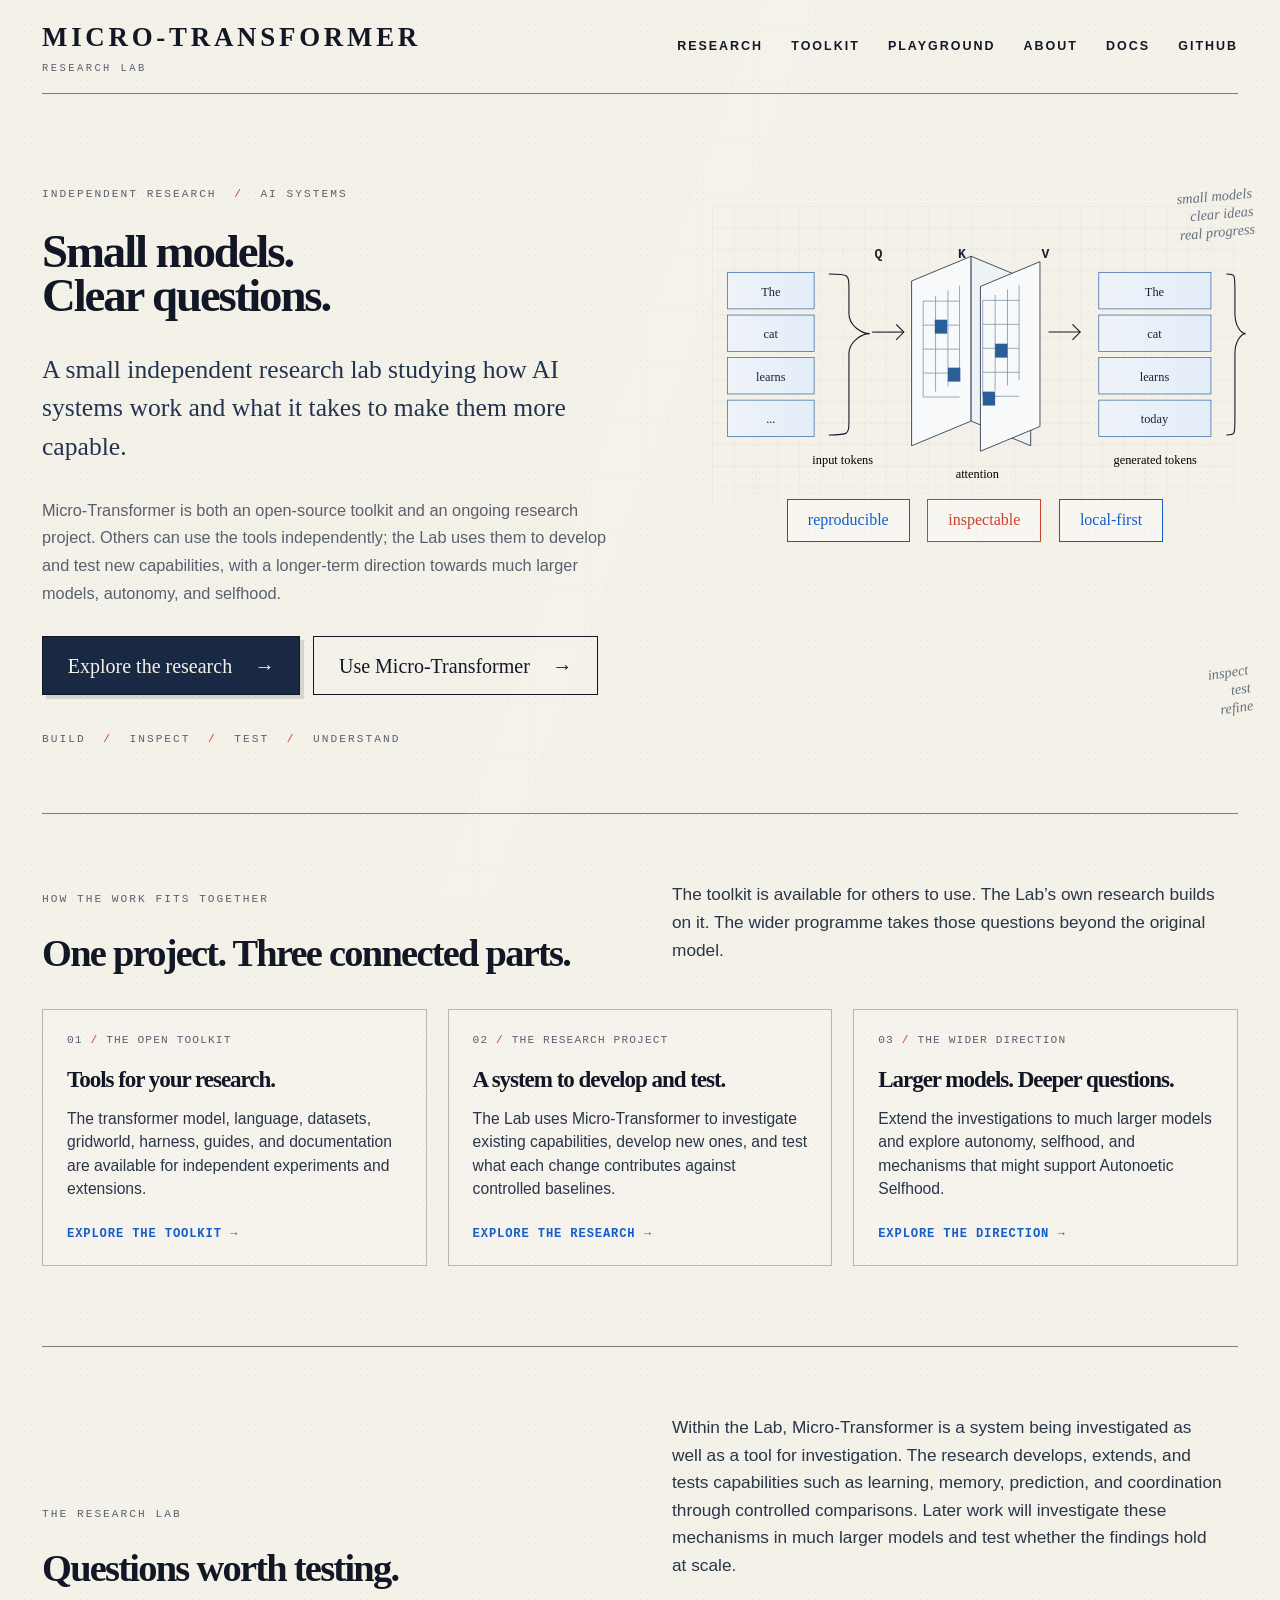
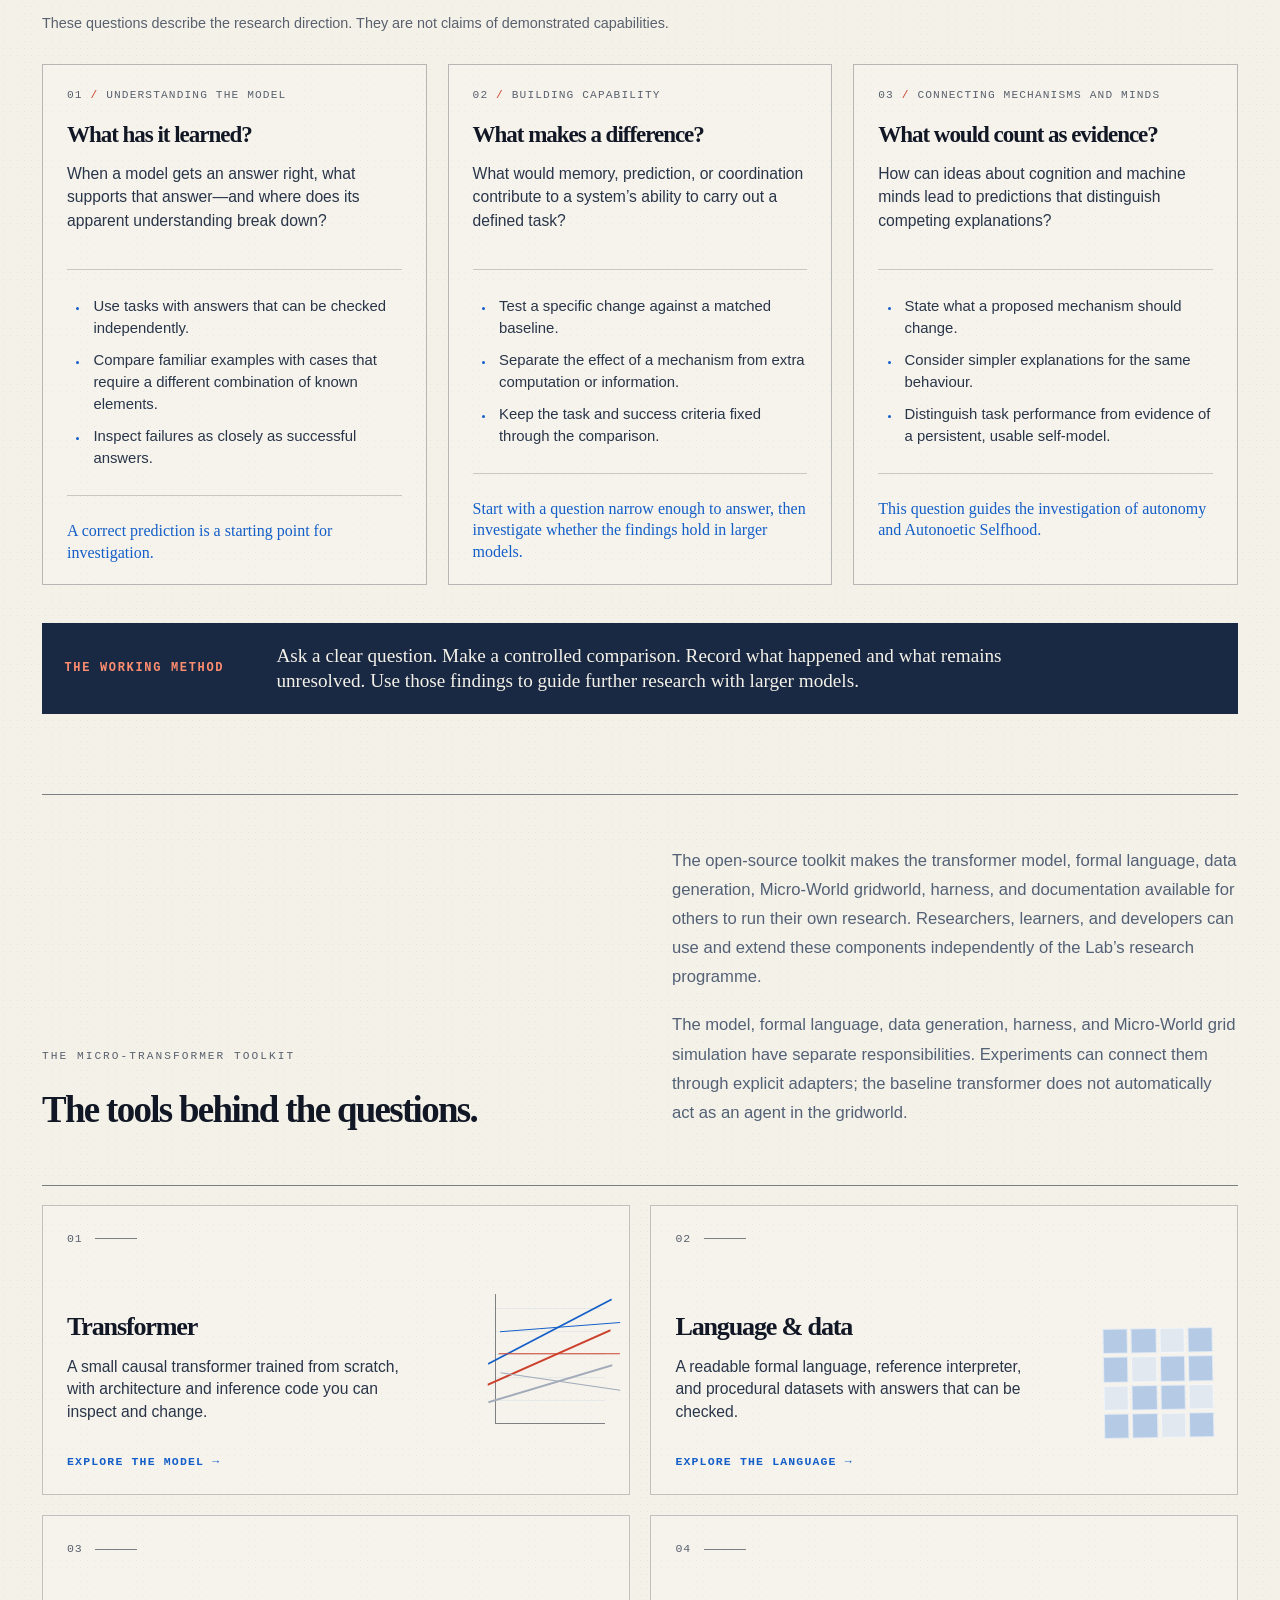
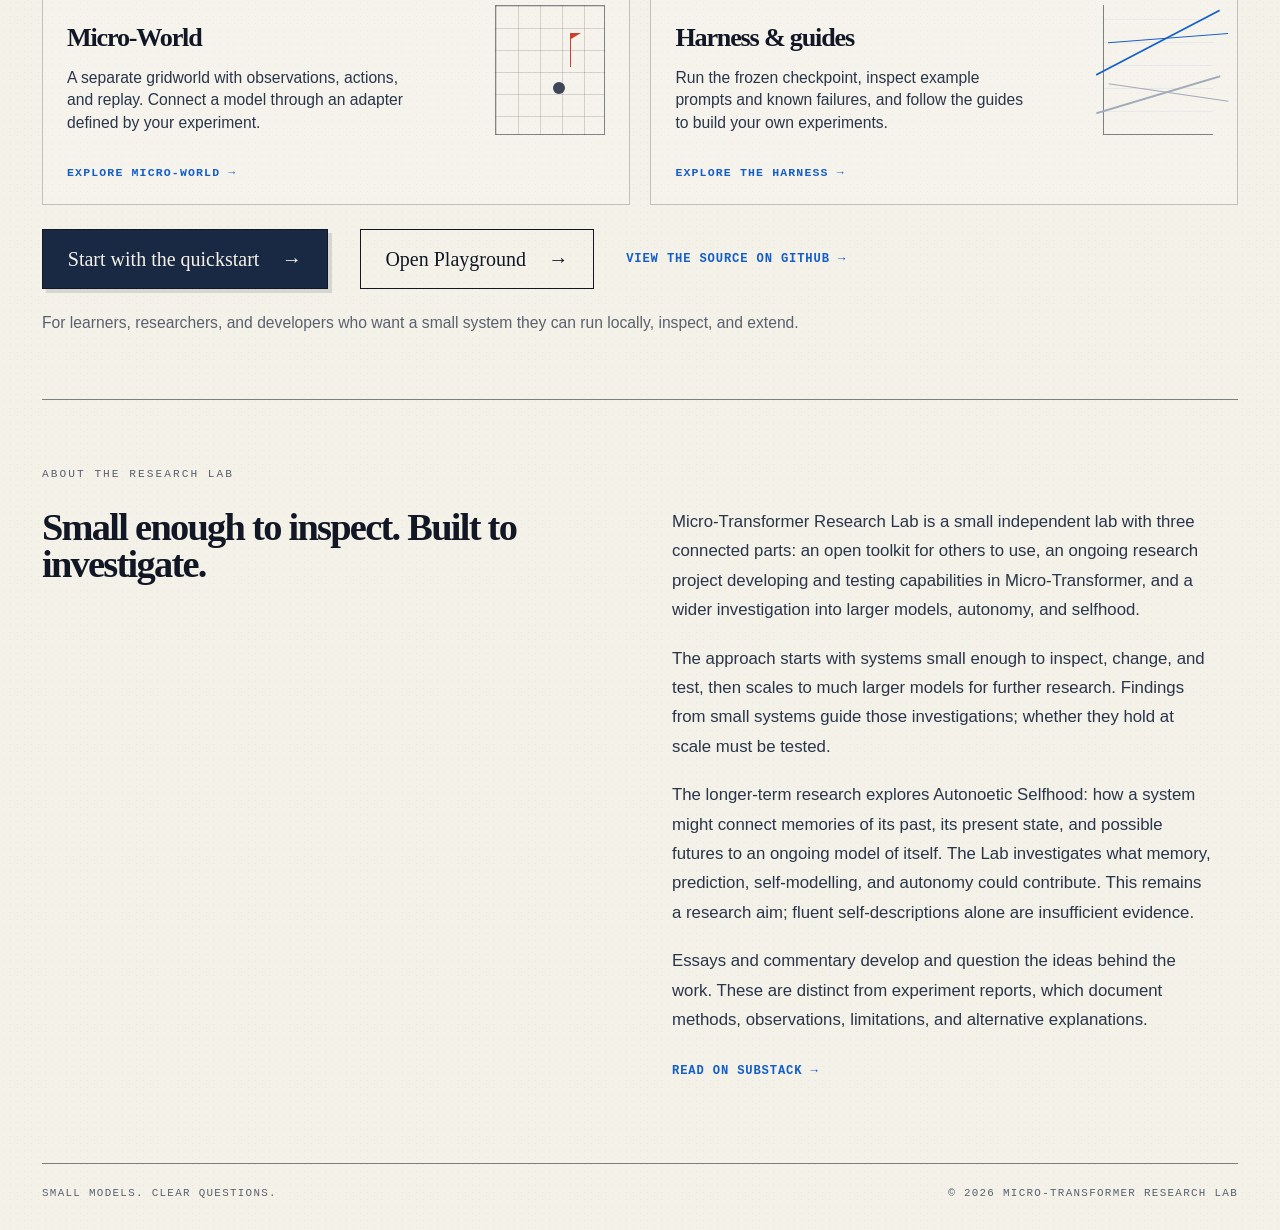
<file: index.html>
<!doctype html>
<html lang="en">
  <head>
    <meta charset="utf-8" />
    <meta name="viewport" content="width=device-width, initial-scale=1" />
    <meta name="description" content="A small independent research lab studying how AI systems work and how to make them more capable. Explore the Micro-Transformer toolkit and research into autonomy and Autonoetic Selfhood." />
    <meta name="theme-color" content="#f4f1e9" />
    <title>Micro-Transformer Research Lab — Small models. Clear questions.</title>
    <link rel="stylesheet" href="styles.css?v=10" />
    <script defer src="script.js"></script>
  </head>
  <body>
    <a class="skip-link" href="#main-content">Skip to content</a>

    <header class="site-header shell">
      <a class="wordmark" href="./" aria-label="Micro-Transformer Research Lab home"><span>Micro-Transformer</span><span class="wordmark-subtitle">Research Lab</span></a>
      <button class="menu-toggle" type="button" aria-expanded="false" aria-controls="site-nav">
        <span class="menu-icon" aria-hidden="true"></span>
        <span class="sr-only">Toggle navigation</span>
      </button>
      <nav class="site-nav" id="site-nav" aria-label="Primary navigation">
        <a href="#research">Research</a>
        <a href="#toolkit">Toolkit</a>
        <a href="/lab/">Playground</a>
        <a href="#about">About</a>
        <a href="https://micro-transformer.readthedocs.io/en/latest/" target="_blank" rel="noopener noreferrer">Docs</a>
        <a href="https://github.com/vimalnar/micro-transformer" target="_blank" rel="noopener noreferrer">GitHub</a>
      </nav>
    </header>

    <main id="main-content">
      <section class="hero shell" aria-labelledby="hero-title">
        <div class="hero-copy">
          <p class="eyebrow">Independent research <span>/</span> AI systems</p>
          <h1 id="hero-title">Small models.<br />Clear questions.</h1>
          <p class="hero-dek">A small independent research lab studying how AI systems work and what it takes to make them more capable.</p>
          <p class="hero-context">Micro-Transformer is both an open-source toolkit and an ongoing research project. Others can use the tools independently; the Lab uses them to develop and test new capabilities, with a longer-term direction towards much larger models, autonomy, and selfhood.</p>
          <div class="hero-actions">
            <a class="button button-dark" href="#research">Explore the research <span aria-hidden="true">→</span></a>
            <a class="button button-light" href="#toolkit">Use Micro-Transformer <span aria-hidden="true">→</span></a>
          </div>
          <p class="hero-index">Build <span>/</span> Inspect <span>/</span> Test <span>/</span> Understand</p>
        </div>

        <div class="hero-visual" aria-label="Diagram showing tokens passing through attention and producing outputs">
          <div class="margin-note note-top">small models<br />clear ideas<br />real progress</div>
          <svg class="transformer-diagram" viewBox="0 0 680 390" role="img" aria-labelledby="diagram-title diagram-desc">
            <title id="diagram-title">Illustrative next-token generation</title>
            <desc id="diagram-desc">Input tokens pass through an attention block to produce a token sequence. The example is conceptual; model predictions can be wrong.</desc>
            <defs>
              <pattern id="grid" width="28" height="28" patternUnits="userSpaceOnUse">
                <path d="M 28 0 L 0 0 0 28" fill="none" stroke="#7788a1" stroke-opacity=".13" stroke-width="1" />
              </pattern>
              <linearGradient id="panelBlue" x1="0" x2="1">
                <stop offset="0" stop-color="#eef3f8" />
                <stop offset="1" stop-color="#e3edf8" />
              </linearGradient>
            </defs>
            <rect x="0" y="0" width="680" height="390" fill="url(#grid)" />

            <g class="svg-label" fill="#172238">
              <text x="210" y="67">Q</text><text x="318" y="67">K</text><text x="426" y="67">V</text>
            </g>

            <g class="token-stack" fill="url(#panelBlue)" stroke="#4172ac">
              <rect x="20" y="86" width="112" height="47" /><rect x="20" y="141" width="112" height="47" />
              <rect x="20" y="196" width="112" height="47" /><rect x="20" y="251" width="112" height="47" />
            </g>
            <g class="svg-copy" fill="#172238" text-anchor="middle">
              <text x="76" y="116">The</text><text x="76" y="171">cat</text><text x="76" y="226">learns</text><text x="76" y="281">...</text>
            </g>
            <path class="brace" d="M 151 88 C 177 88 177 88 177 108 L 177 139 C 177 155 194 165 204 165 C 194 165 177 175 177 191 L 177 276 C 177 296 177 296 151 296" />
            <text class="svg-copy" x="169" y="333" text-anchor="middle">input tokens</text>

            <g class="arrow"><path d="M 207 163 H 248" /><path d="M 238 153 L 248 163 L 238 173" /></g>
            <g class="attention-panel">
              <path d="M 258 97 L 335 65 L 335 278 L 258 310 Z" fill="#f7f9fb" stroke="#172238" />
              <path d="M 335 65 L 412 97 L 412 310 L 335 278 Z" fill="#edf2f7" stroke="#172238" />
              <path d="M 347 104 L 424 72 L 424 285 L 347 317 Z" fill="#f7f9fb" stroke="#172238" />
              <g class="attention-grid" stroke="#7b91ad" stroke-width="1">
                <path d="M 273 123 H 320 M 273 154 H 320 M 273 185 H 320 M 273 216 H 320 M 273 247 H 320" />
                <path d="M 273 123 V 247 M 289 116 V 240 M 305 109 V 233 M 320 103 V 226" />
                <path d="M 350 122 H 397 M 350 153 H 397 M 350 184 H 397 M 350 215 H 397 M 350 246 H 397" />
                <path d="M 350 122 V 246 M 366 115 V 239 M 382 108 V 232 M 397 102 V 225" />
              </g>
              <g fill="#2b5d99">
                <rect x="288" y="147" width="16" height="18" /><rect x="305" y="209" width="16" height="18" />
                <rect x="366" y="178" width="16" height="18" /><rect x="350" y="240" width="16" height="18" />
              </g>
            </g>
            <text class="svg-copy" x="343" y="352" text-anchor="middle">attention</text>
            <g class="arrow"><path d="M 435 163 H 476" /><path d="M 466 153 L 476 163 L 466 173" /></g>

            <g class="token-stack" fill="url(#panelBlue)" stroke="#4172ac">
              <rect x="500" y="86" width="145" height="47" /><rect x="500" y="141" width="145" height="47" />
              <rect x="500" y="196" width="145" height="47" /><rect x="500" y="251" width="145" height="47" />
            </g>
            <g class="svg-copy" fill="#172238" text-anchor="middle">
              <text x="572" y="116">The</text><text x="572" y="171">cat</text><text x="572" y="226">learns</text><text x="572" y="281">today</text>
            </g>
            <path class="brace" d="M 665 88 C 676 88 676 88 676 108 L 676 139 C 676 155 684 165 690 165 C 684 165 676 175 676 191 L 676 276 C 676 296 676 296 665 296" />
            <text class="svg-copy" x="573" y="333" text-anchor="middle">generated tokens</text>
          </svg>
          <div class="proof-tags" aria-label="Project qualities">
            <span class="tag tag-blue">reproducible</span>
            <span class="tag tag-red">inspectable</span>
            <span class="tag tag-blue">local-first</span>
          </div>
          <div class="margin-note note-bottom">inspect<br />test<br />refine</div>
        </div>
      </section>

      <section class="use-cases shell project-parts" aria-labelledby="parts-title">
        <div class="use-cases-intro">
          <div>
            <p class="eyebrow">How the work fits together</p>
            <h2 id="parts-title">One project. Three connected parts.</h2>
          </div>
          <p>The toolkit is available for others to use. The Lab’s own research builds on it. The wider programme takes those questions beyond the original model.</p>
        </div>
        <div class="use-case-grid">
          <article class="use-case">
            <p class="use-case-label">01 <span>/</span> The open toolkit</p>
            <h3>Tools for your research.</h3>
            <p>The transformer model, language, datasets, gridworld, harness, guides, and documentation are available for independent experiments and extensions.</p>
            <a class="text-link" href="#toolkit">Explore the toolkit <span aria-hidden="true">→</span></a>
          </article>
          <article class="use-case">
            <p class="use-case-label">02 <span>/</span> The research project</p>
            <h3>A system to develop and test.</h3>
            <p>The Lab uses Micro-Transformer to investigate existing capabilities, develop new ones, and test what each change contributes against controlled baselines.</p>
            <a class="text-link" href="#research">Explore the research <span aria-hidden="true">→</span></a>
          </article>
          <article class="use-case">
            <p class="use-case-label">03 <span>/</span> The wider direction</p>
            <h3>Larger models. Deeper questions.</h3>
            <p>Extend the investigations to much larger models and explore autonomy, selfhood, and mechanisms that might support Autonoetic Selfhood.</p>
            <a class="text-link" href="#about">Explore the direction <span aria-hidden="true">→</span></a>
          </article>
        </div>
      </section>

      <section class="use-cases shell research" id="research" aria-labelledby="research-title">
        <div class="use-cases-intro">
          <div>
            <p class="eyebrow">The Research Lab</p>
            <h2 id="research-title">Questions worth testing.</h2>
          </div>
          <p>Within the Lab, Micro-Transformer is a system being investigated as well as a tool for investigation. The research develops, extends, and tests capabilities such as learning, memory, prediction, and coordination through controlled comparisons. Later work will investigate these mechanisms in much larger models and test whether the findings hold at scale.</p>
        </div>
        <p class="section-note">These questions describe the research direction. They are not claims of demonstrated capabilities.</p>
        <div class="use-case-grid">
          <article class="use-case">
            <p class="use-case-label">01 <span>/</span> Understanding the model</p>
            <h3>What has it learned?</h3>
            <p>When a model gets an answer right, what supports that answer—and where does its apparent understanding break down?</p>
            <ul>
              <li>Use tasks with answers that can be checked independently.</li>
              <li>Compare familiar examples with cases that require a different combination of known elements.</li>
              <li>Inspect failures as closely as successful answers.</li>
            </ul>
            <p class="use-case-note">A correct prediction is a starting point for investigation.</p>
          </article>
          <article class="use-case">
            <p class="use-case-label">02 <span>/</span> Building capability</p>
            <h3>What makes a difference?</h3>
            <p>What would memory, prediction, or coordination contribute to a system’s ability to carry out a defined task?</p>
            <ul>
              <li>Test a specific change against a matched baseline.</li>
              <li>Separate the effect of a mechanism from extra computation or information.</li>
              <li>Keep the task and success criteria fixed through the comparison.</li>
            </ul>
            <p class="use-case-note">Start with a question narrow enough to answer, then investigate whether the findings hold in larger models.</p>
          </article>
          <article class="use-case">
            <p class="use-case-label">03 <span>/</span> Connecting mechanisms and minds</p>
            <h3>What would count as evidence?</h3>
            <p>How can ideas about cognition and machine minds lead to predictions that distinguish competing explanations?</p>
            <ul>
              <li>State what a proposed mechanism should change.</li>
              <li>Consider simpler explanations for the same behaviour.</li>
              <li>Distinguish task performance from evidence of a persistent, usable self-model.</li>
            </ul>
            <p class="use-case-note">This question guides the investigation of autonomy and Autonoetic Selfhood.</p>
          </article>
        </div>
        <div class="iteration-note">
          <span class="iteration-label">The working method</span>
          <p>Ask a clear question. Make a controlled comparison. Record what happened and what remains unresolved. Use those findings to guide further research with larger models.</p>
        </div>
      </section>

      <section class="what-is shell" id="toolkit" aria-labelledby="toolkit-title">
        <div>
          <p class="eyebrow">The Micro-Transformer toolkit</p>
          <h2 id="toolkit-title">The tools behind the questions.</h2>
        </div>
        <div class="what-is-copy">
          <p>The open-source toolkit makes the transformer model, formal language, data generation, Micro-World gridworld, harness, and documentation available for others to run their own research. Researchers, learners, and developers can use and extend these components independently of the Lab’s research programme.</p>
          <p>The model, formal language, data generation, harness, and Micro-World grid simulation have separate responsibilities. Experiments can connect them through explicit adapters; the baseline transformer does not automatically act as an agent in the gridworld.</p>
        </div>
      </section>

      <section class="cards shell toolkit-cards" aria-labelledby="components-title">
        <h2 class="sr-only" id="components-title">Explore the toolkit components</h2>
        <article class="card">
          <div class="card-number">01 <span></span></div>
          <div class="card-body">
            <div>
              <h3>Transformer</h3>
              <p>A small causal transformer trained from scratch, with architecture and inference code you can inspect and change.</p>
              <a href="https://github.com/vimalnar/micro-transformer/tree/main/models">Explore the model <span aria-hidden="true">→</span></a>
            </div>
            <div class="card-sketch sketch-chart" aria-hidden="true"><span class="chart-line blue"></span><span class="chart-line red"></span><span class="chart-line grey"></span></div>
          </div>
        </article>
        <article class="card">
          <div class="card-number">02 <span></span></div>
          <div class="card-body">
            <div>
              <h3>Language &amp; data</h3>
              <p>A readable formal language, reference interpreter, and procedural datasets with answers that can be checked.</p>
              <a href="https://micro-transformer.readthedocs.io/en/latest/reference/micro-transformer-language/">Explore the language <span aria-hidden="true">→</span></a>
            </div>
            <div class="card-sketch sketch-language" aria-hidden="true"><span></span><span></span><span></span><span></span><span></span><span></span><span></span><span></span><span></span><span></span><span></span><span></span><span></span><span></span><span></span><span></span></div>
          </div>
        </article>
        <article class="card">
          <div class="card-number">03 <span></span></div>
          <div class="card-body">
            <div>
              <h3>Micro-World</h3>
              <p>A separate gridworld with observations, actions, and replay. Connect a model through an adapter defined by your experiment.</p>
              <a href="https://micro-transformer.readthedocs.io/en/latest/guides/microworld-usage/">Explore Micro-World <span aria-hidden="true">→</span></a>
            </div>
            <div class="card-sketch sketch-world" aria-hidden="true"><span class="flag"></span><span class="dot"></span></div>
          </div>
        </article>
        <article class="card">
          <div class="card-number">04 <span></span></div>
          <div class="card-body">
            <div>
              <h3>Harness &amp; guides</h3>
              <p>Run the frozen checkpoint, inspect example prompts and known failures, and follow the guides to build your own experiments.</p>
              <a href="https://micro-transformer.readthedocs.io/en/latest/guides/harness/">Explore the harness <span aria-hidden="true">→</span></a>
            </div>
            <div class="card-sketch sketch-chart" aria-hidden="true"><span class="chart-line blue"></span><span class="chart-line grey"></span></div>
          </div>
        </article>
      </section>
      <div class="toolkit-links shell">
        <a class="button button-dark" href="https://micro-transformer.readthedocs.io/en/latest/guides/v1-quickstart/">Start with the quickstart <span aria-hidden="true">→</span></a>
        <a class="button button-light" href="/lab/">Open Playground <span aria-hidden="true">→</span></a>
        <a class="text-link" href="https://github.com/vimalnar/micro-transformer">View the source on GitHub <span aria-hidden="true">→</span></a>
        <p>For learners, researchers, and developers who want a small system they can run locally, inspect, and extend.</p>
      </div>

      <section class="method shell" id="about" aria-labelledby="about-title">
        <div>
          <p class="eyebrow">About the Research Lab</p>
          <h2 id="about-title">Small enough to inspect. Built to investigate.</h2>
        </div>
        <div class="section-copy">
          <p>Micro-Transformer Research Lab is a small independent lab with three connected parts: an open toolkit for others to use, an ongoing research project developing and testing capabilities in Micro-Transformer, and a wider investigation into larger models, autonomy, and selfhood.</p>
          <p>The approach starts with systems small enough to inspect, change, and test, then scales to much larger models for further research. Findings from small systems guide those investigations; whether they hold at scale must be tested.</p>
          <p>The longer-term research explores Autonoetic Selfhood: how a system might connect memories of its past, its present state, and possible futures to an ongoing model of itself. The Lab investigates what memory, prediction, self-modelling, and autonomy could contribute. This remains a research aim; fluent self-descriptions alone are insufficient evidence.</p>
          <p>Essays and commentary develop and question the ideas behind the work. These are distinct from experiment reports, which document methods, observations, limitations, and alternative explanations.</p>
          <a class="text-link" href="https://vimalnaran.substack.com" target="_blank" rel="noopener noreferrer">Read on Substack <span aria-hidden="true">→</span></a>
        </div>
      </section>
    </main>

    <footer class="site-footer shell">
      <span>Small models. Clear questions.</span>
      <span>© <span id="year"></span> Micro-Transformer Research Lab</span>
    </footer>
  </body>
</html>
</file>
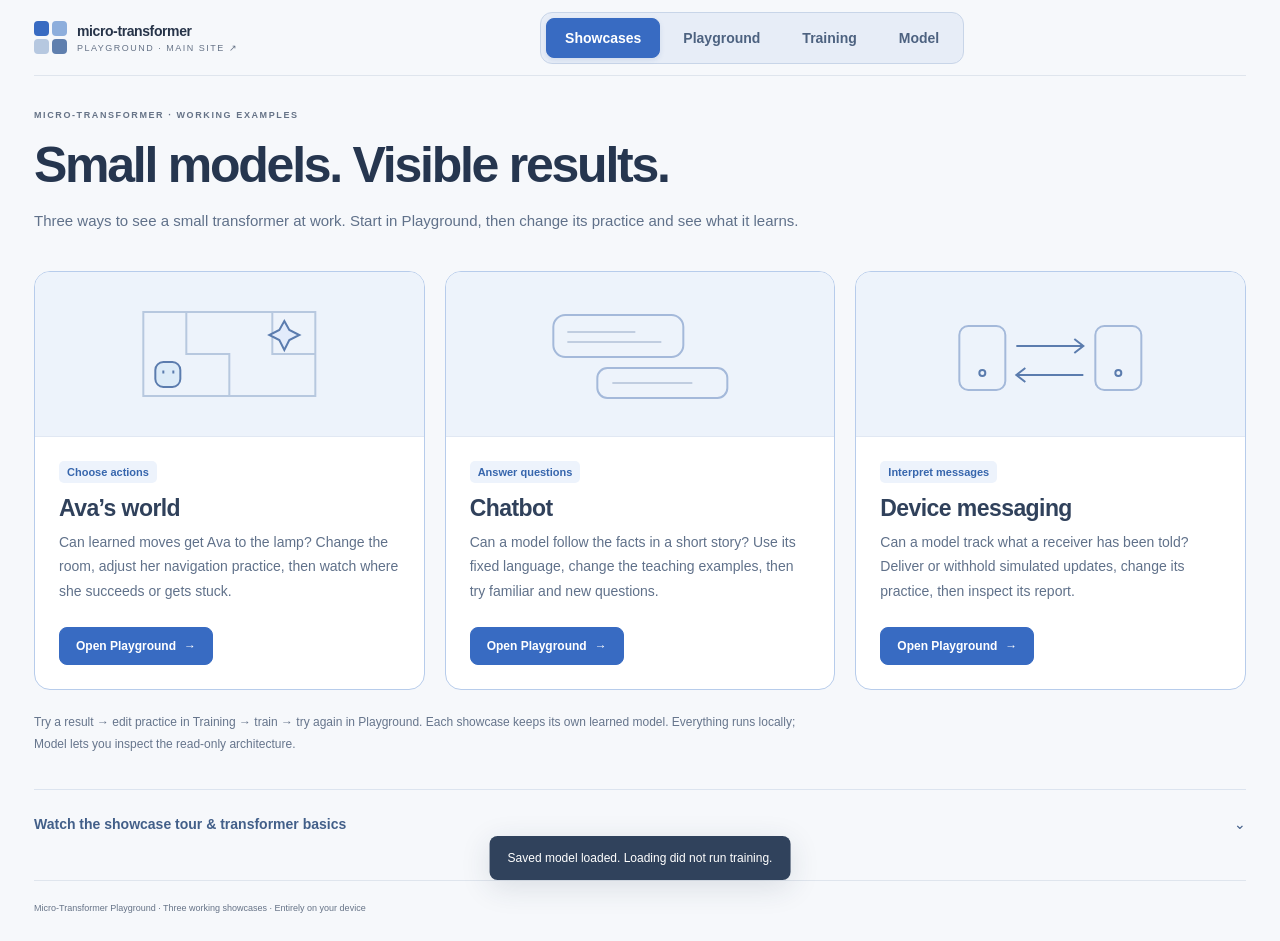
<file: lab/index.html>
<!doctype html>
<html lang="en">
  <head>
    <meta charset="UTF-8" />
    <meta name="viewport" content="width=device-width, initial-scale=1.0" />
    <meta name="theme-color" content="#f7f7f2" />
    <meta name="description" content="Explore Micro-Transformer showcases. Try Ava in the Playground, modify her training, and inspect the real model entirely in your browser." />
    <title>Micro-Transformer · Playground</title>
    <script type="module" crossorigin src="/lab/assets/index-BpPuqmgp.js"></script>
    <link rel="stylesheet" crossorigin href="/lab/assets/index-DpEGPQ2l.css">
  </head>
  <body>
    <div id="app"></div>
    <noscript>This interactive lab needs JavaScript to run the model on your device.</noscript>
  </body>
</html>
</file>
<file: styles.css>
:root {
  --paper: #f4f1e9;
  --paper-deep: #ebe7dd;
  --ink: #111725;
  --muted: #59616e;
  --line: rgba(17, 23, 37, .52);
  --blue: #135ec8;
  --red: #cc412d;
  --serif: Georgia, "Times New Roman", serif;
  --sans: Inter, ui-sans-serif, -apple-system, BlinkMacSystemFont, "Segoe UI", sans-serif;
  --mono: "SFMono-Regular", Consolas, "Liberation Mono", monospace;
}

* { box-sizing: border-box; }
html { scroll-behavior: smooth; }
body {
  margin: 0;
  color: var(--ink);
  background-color: var(--paper);
  font-family: var(--sans);
  line-height: 1.5;
  background-image: radial-gradient(rgba(17, 23, 37, .06) .55px, transparent .55px);
  background-size: 7px 7px;
}
body::before { content: ""; position: fixed; inset: 0; pointer-events: none; opacity: .28; background: linear-gradient(110deg, transparent 0 47%, rgba(255,255,255,.5) 48%, transparent 54%); mix-blend-mode: soft-light; }
a { color: inherit; }
.shell { width: min(1500px, calc(100% - 84px)); margin-inline: auto; }
.skip-link { position: absolute; left: -999px; top: 10px; z-index: 10; padding: .7rem 1rem; background: var(--ink); color: white; }
.skip-link:focus { left: 10px; }
.sr-only { position: absolute; width: 1px; height: 1px; padding: 0; margin: -1px; overflow: hidden; clip: rect(0,0,0,0); white-space: nowrap; border: 0; }

.site-header { display: flex; align-items: center; justify-content: space-between; min-height: 94px; border-bottom: 1px solid var(--line); }
.wordmark { font-family: var(--serif); font-size: clamp(1.3rem, 2.1vw, 2rem); font-weight: 700; letter-spacing: .14em; text-transform: uppercase; text-decoration: none; }
.site-nav { display: flex; align-items: center; gap: clamp(1.6rem, 4vw, 3.8rem); font-size: .78rem; letter-spacing: .16em; text-transform: uppercase; font-weight: 700; }
.site-nav a { text-decoration: none; transition: color .2s ease; }
.site-nav a:hover, .site-nav a:focus-visible { color: var(--blue); }
.menu-toggle { display: none; border: 0; background: none; }

.hero { display: grid; grid-template-columns: minmax(0, 1.06fr) minmax(460px, .94fr); gap: clamp(3rem, 6vw, 7rem); padding-top: clamp(3rem, 7vw, 6rem); padding-bottom: 2.5rem; }
.hero-copy { position: relative; z-index: 1; }
.eyebrow, .hero-index { margin: 0 0 1.6rem; color: var(--muted); font-family: var(--mono); font-size: .7rem; letter-spacing: .18em; line-height: 1.8; text-transform: uppercase; }
.eyebrow span, .hero-index span { margin-inline: .55rem; color: var(--red); }
h1, h2, h3 { margin: 0; font-family: var(--serif); font-weight: 700; letter-spacing: -.045em; }
h1 { max-width: 840px; font-size: clamp(2.16rem, 3.66vw, 4.26rem); line-height: .94; }
.hero-dek { margin: 2.1rem 0 1.9rem; color: #233450; font-family: var(--serif); font-size: clamp(1.3rem, 2vw, 2rem); }
.button { display: inline-flex; align-items: center; gap: 1.4rem; min-height: 58px; padding: .85rem 1.55rem; font-family: var(--serif); font-size: 1.25rem; text-decoration: none; border: 1px solid var(--ink); transition: transform .2s ease, background .2s ease; }
.button:hover, .button:focus-visible { transform: translateY(-3px); }
.hero-actions { display: flex; flex-wrap: wrap; align-items: center; gap: .8rem; }
.button-dark { color: var(--paper); background: #1a2943; box-shadow: 4px 4px 0 rgba(17, 23, 37, .13); }
.button-light { color: var(--ink); background: transparent; }
.hero-index { margin-top: 2.1rem; margin-bottom: 0; }
.hero-visual { position: relative; min-width: 0; padding-top: 1.4rem; }
.transformer-diagram { width: 100%; overflow: visible; }
.svg-label { font: 700 17px var(--mono); }
.svg-copy { font: 16px var(--serif); }
.brace { fill: none; stroke: var(--ink); stroke-width: 1.4; }
.arrow path { fill: none; stroke: var(--ink); stroke-width: 1.4; }
.proof-tags { display: flex; justify-content: center; gap: 1.1rem; margin-top: -1rem; }
.tag { display: inline-block; padding: .55rem 1.25rem; background: rgba(255,255,255,.35); border: 1px solid; font-family: var(--serif); font-size: 1rem; }
.tag-blue { color: var(--blue); border-color: var(--blue); }
.tag-red { color: var(--red); border-color: var(--red); }
.margin-note { position: absolute; color: #67707e; font-family: "Bradley Hand", "Segoe Print", cursive; font-size: .9rem; font-style: italic; line-height: 1.25; transform: rotate(-5deg); }
.note-top { right: -1rem; top: .2rem; text-align: right; }
.note-bottom { right: -.8rem; bottom: 2rem; transform: rotate(-8deg); text-align: right; }

.what-is { display: grid; grid-template-columns: 1fr 1fr; gap: 4rem; align-items: end; padding-top: 3.2rem; padding-bottom: 3.6rem; border-top: 1px solid var(--line); }
.what-is h2 { max-width: 600px; font-size: clamp(1.68rem, 2.88vw, 3.12rem); line-height: .95; }
.what-is-copy { max-width: 580px; color: #536176; font-size: 1.04rem; font-weight: 400; line-height: 1.75; }
.what-is-copy p { margin: 0; }
.what-is-copy p + p { margin-top: 1.2rem; }

.cards { display: grid; grid-template-columns: repeat(3, 1fr); gap: 1.3rem; padding-top: 1.2rem; padding-bottom: 5rem; border-top: 1px solid var(--line); }
.card { min-height: 290px; padding: 1.5rem 1.5rem 1.3rem; border: 1px solid rgba(17,23,37,.23); background: rgba(255,255,255,.13); }
.card-number { display: flex; align-items: center; gap: .8rem; color: var(--muted); font-family: var(--mono); font-size: .72rem; letter-spacing: .08em; }
.card-number span { display: block; width: 42px; height: 1px; background: var(--line); }
.card-body { display: grid; grid-template-columns: 1fr 110px; align-items: end; gap: 1rem; min-height: 225px; }
.card h3 { margin: .5rem 0 1rem; font-size: clamp(1.62rem, 2.04vw, 2.4rem); line-height: .95; }
.card p { max-width: 360px; margin: 0 0 1.5rem; color: #293549; font-size: .98rem; line-height: 1.45; }
.card a { color: var(--blue); font-family: var(--mono); font-size: .72rem; font-weight: 700; letter-spacing: .1em; text-decoration: none; text-transform: uppercase; }
.card a:hover, .card a:focus-visible { text-decoration: underline; }
.card-sketch { align-self: center; justify-self: end; position: relative; width: 110px; height: 130px; }
.sketch-language { display: grid; grid-template-columns: repeat(4, 1fr); gap: 3px; padding-top: 34px; transform: rotate(-1deg); }
.sketch-language span { aspect-ratio: 1; background: #b4cae5; border: 1px solid rgba(255,255,255,.6); }
.sketch-language span:nth-child(3n) { background: #e1e8ef; }
.sketch-chart { border-bottom: 1px solid var(--line); border-left: 1px solid var(--line); background: repeating-linear-gradient(to top, transparent 0 22px, rgba(19,94,200,.12) 23px); }
.chart-line { position: absolute; display: block; width: 125px; height: 48px; left: -5px; border-top: 2px solid; transform: skewY(-20deg) rotate(-9deg); }
.chart-line::before { content: ""; position: absolute; inset: -3px 0 0; border-top: 1px solid; transform: rotate(25deg); }
.chart-line.blue { top: 35px; color: var(--blue); }
.chart-line.red { top: 61px; color: var(--red); transform: skewY(-14deg) rotate(-11deg); }
.chart-line.grey { top: 88px; color: #a2abb9; transform: skewY(-9deg) rotate(-8deg); }
.sketch-world { border: 1px solid rgba(17,23,37,.5); background-image: linear-gradient(rgba(17,23,37,.15) 1px, transparent 1px), linear-gradient(90deg, rgba(17,23,37,.15) 1px, transparent 1px); background-size: 22px 22px; }
.dot { position: absolute; left: 57px; top: 76px; width: 12px; height: 12px; border-radius: 50%; background: #3d4757; }
.flag { position: absolute; left: 74px; top: 27px; width: 1px; height: 34px; background: var(--red); }
.flag::after { content: ""; position: absolute; top: 0; left: 1px; border-top: 6px solid var(--red); border-right: 10px solid transparent; }

.use-cases { padding-top: 4.2rem; padding-bottom: 5rem; border-top: 1px solid var(--line); }
.use-cases-intro { display: grid; grid-template-columns: 1fr 1fr; gap: 4rem; align-items: end; margin-bottom: 2.4rem; }
.use-cases-intro h2 { max-width: 660px; font-size: clamp(1.8rem, 3vw, 3.3rem); line-height: .94; }
.use-cases-intro > p { max-width: 550px; margin: 0 0 .4rem; color: #293549; font-size: 1.08rem; line-height: 1.6; }
.use-case-grid { display: grid; grid-template-columns: repeat(3, 1fr); gap: 1.3rem; }
.use-case { min-height: 430px; padding: 1.45rem 1.5rem 1.3rem; border: 1px solid rgba(17,23,37,.28); background: rgba(255,255,255,.13); }
.use-case-label { margin: 0; color: var(--muted); font-family: var(--mono); font-size: .7rem; letter-spacing: .1em; line-height: 1.4; text-transform: uppercase; }
.use-case-label span { color: var(--red); }
.use-case h3 { margin: 1.25rem 0 1rem; font-size: clamp(1.41rem, 1.8vw, 2.1rem); line-height: .95; }
.use-case > p:not(.use-case-label):not(.use-case-note) { min-height: 84px; margin: 0; color: #293549; font-size: .98rem; line-height: 1.5; }
.use-case ol, .use-case ul { margin: 1.45rem 0 1.5rem; padding: 1rem 0 1rem 1.4rem; border-top: 1px solid rgba(17,23,37,.2); border-bottom: 1px solid rgba(17,23,37,.2); color: #293549; font-size: .93rem; }
.use-case li { margin: .58rem 0; padding-left: .25rem; }
.use-case li::marker { color: var(--blue); font-family: var(--mono); font-size: .78rem; }
.use-case-note { margin: 0; color: var(--blue); font-family: var(--serif); font-size: 1rem; line-height: 1.35; }
.iteration-note { display: grid; grid-template-columns: 180px 1fr; gap: 2rem; align-items: center; margin-top: 2.4rem; padding: 1.2rem 1.4rem; background: #1a2943; color: var(--paper); }
.iteration-label { color: #ff8d70; font-family: var(--mono); font-size: .75rem; font-weight: 700; letter-spacing: .14em; text-transform: uppercase; }
.iteration-note p { max-width: 760px; margin: 0; font-family: var(--serif); font-size: 1.2rem; line-height: 1.35; }

.method { display: grid; grid-template-columns: 1fr 1fr; gap: 4rem; padding-top: 4rem; padding-bottom: 5rem; border-top: 1px solid var(--line); }
.method h2 { max-width: 610px; font-size: clamp(1.74rem, 3vw, 3.24rem); line-height: .95; }
.method > p { max-width: 540px; margin: 2.7rem 0 0; color: #293549; font-size: 1.1rem; line-height: 1.6; }
.site-footer { display: flex; justify-content: space-between; gap: 1rem; padding-top: 1.3rem; padding-bottom: 1.8rem; border-top: 1px solid var(--line); color: var(--muted); font-family: var(--mono); font-size: .68rem; letter-spacing: .12em; text-transform: uppercase; }

@media (max-width: 1050px) {
  .hero { grid-template-columns: 1fr; gap: 2rem; }
  .hero-visual { max-width: 800px; margin-inline: auto; width: 100%; }
  h1 { max-width: 900px; }
  .note-top { right: 1rem; }
}
@media (max-width: 760px) {
  .shell { width: min(100% - 36px, 600px); }
  .site-header { min-height: 76px; }
  .wordmark { font-size: 1.1rem; letter-spacing: .1em; }
  .menu-toggle { display: block; width: 42px; height: 42px; padding: .6rem; cursor: pointer; }
  .menu-icon, .menu-icon::before, .menu-icon::after { display: block; width: 25px; height: 1px; background: var(--ink); transition: transform .2s ease; }
  .menu-icon { position: relative; }
  .menu-icon::before, .menu-icon::after { content: ""; position: absolute; left: 0; }
  .menu-icon::before { top: -7px; }
  .menu-icon::after { top: 7px; }
  .site-nav { display: none; position: absolute; top: 75px; left: 18px; right: 18px; z-index: 5; flex-direction: column; align-items: stretch; gap: 0; padding: .5rem 1rem; background: var(--paper); border: 1px solid var(--line); box-shadow: 3px 3px 0 rgba(17,23,37,.1); }
  .site-nav.is-open { display: flex; }
  .site-nav a { padding: .9rem 0; border-bottom: 1px solid rgba(17,23,37,.15); }
  .site-nav a:last-child { border-bottom: 0; }
  .hero { padding-top: 2.8rem; }
  h1 { font-size: clamp(1.92rem, 9vw, 3.18rem); }
  .hero-dek { font-size: 1.3rem; }
  .hero-visual { margin-top: 1rem; }
  .transformer-diagram { min-width: 640px; width: 140%; max-width: none; margin-left: -13%; }
  .hero-visual { overflow: hidden; }
  .proof-tags { flex-wrap: wrap; gap: .55rem; }
  .tag { font-size: .86rem; padding: .45rem .75rem; }
  .margin-note { display: none; }
  .what-is { grid-template-columns: 1fr; gap: 1.4rem; padding-block: 3.2rem; }
  .what-is-copy { margin: 0; }
  .cards { grid-template-columns: 1fr; padding-bottom: 3.5rem; }
  .card { min-height: 250px; }
  .use-cases { padding-top: 3.2rem; padding-bottom: 3.5rem; }
  .use-cases-intro { grid-template-columns: 1fr; gap: 1.4rem; margin-bottom: 1.6rem; }
  .use-cases-intro > p { margin: 0; }
  .use-case-grid { grid-template-columns: 1fr; }
  .use-case { min-height: 0; }
  .use-case > p:not(.use-case-label):not(.use-case-note) { min-height: 0; }
  .iteration-note { grid-template-columns: 1fr; gap: .7rem; }
  .method { grid-template-columns: 1fr; gap: 0; padding-block: 3.2rem; }
  .method > p { margin-top: 1.4rem; }
  .site-footer { flex-direction: column; gap: .4rem; padding-bottom: 1.3rem; }
}

@media (prefers-reduced-motion: reduce) {
  html { scroll-behavior: auto; }
  *, *::before, *::after { transition-duration: .01ms !important; }
}

/* Lab identity and editorial sections use the existing paper, ink, and type palette. */
section[id] { scroll-margin-top: 1.5rem; }
a:focus-visible, button:focus-visible { outline: 2px solid var(--blue); outline-offset: 5px; }
.wordmark { display: flex; flex-direction: column; flex-shrink: 0; gap: .25rem; }
.wordmark-subtitle { font-family: var(--mono); font-size: .65rem; font-weight: 400; letter-spacing: .24em; color: var(--muted); }
.site-header { gap: 2rem; }
.site-nav { gap: clamp(1rem, 2.2vw, 2.3rem); }
.hero-context { max-width: 580px; margin: 0 0 1.8rem; color: var(--muted); font-size: 1.02rem; line-height: 1.7; }
.hero { padding-bottom: 4rem; }
.section-note { margin: -.7rem 0 1.8rem; color: var(--muted); font-size: .9rem; }
.toolkit-cards { grid-template-columns: repeat(2, minmax(0, 1fr)); padding-bottom: 1.5rem; }
.toolkit-cards .card h3 { font-size: clamp(1.38rem, 2.04vw, 2.22rem); overflow-wrap: break-word; }
.toolkit-cards .card-body { grid-template-columns: minmax(0, 1fr) 110px; }
.toolkit-links { display: flex; flex-wrap: wrap; align-items: center; gap: 1.4rem 2rem; padding-bottom: 4rem; }
.toolkit-links p { flex-basis: 100%; margin: 0; color: var(--muted); font-size: .98rem; }
.text-link { display: inline-block; color: var(--blue); font-family: var(--mono); font-size: .76rem; font-weight: 700; letter-spacing: .07em; text-transform: uppercase; text-decoration: none; }
.text-link:hover { text-decoration: underline; }
.what-is-copy .text-link { margin-top: 1.5rem; }
.programme { align-items: start; padding-block: 4rem; }
.section-copy { max-width: 540px; margin-top: 2.7rem; color: #293549; font-size: 1.05rem; line-height: 1.75; }
.section-copy p { margin: 0 0 1.2rem; }
@media (min-width: 761px) and (max-width: 1150px) {
  .site-header { flex-wrap: wrap; padding-block: 1.2rem; gap: 1.3rem; }
  .site-nav { flex-wrap: wrap; }
}
@media (max-width: 760px) {
  .wordmark { font-size: clamp(.85rem, 4vw, 1.1rem); letter-spacing: .08em; }
  .wordmark-subtitle { font-size: .58rem; }
  .menu-toggle { flex-shrink: 0; }
  .site-header { position: relative; gap: .7rem; }
  .site-nav { top: calc(100% - 1px); left: 0; right: 0; }
  .hero-context { font-size: .98rem; }
  .transformer-diagram { min-width: 0; width: 100%; margin-left: 0; }
  .proof-tags { margin-top: 0; }
  .hero-actions .button { font-size: 1.1rem; }
  .toolkit-cards { grid-template-columns: 1fr; }
  .toolkit-cards .card-body { grid-template-columns: minmax(0, 1fr) 80px; }
  .toolkit-cards .card-sketch { width: 80px; height: 105px; overflow: hidden; }
  .toolkit-links { align-items: flex-start; flex-direction: column; padding-bottom: 3.2rem; }
  .section-note { margin-top: 0; }
  .programme { padding-block: 3.2rem; }
  .section-copy { margin-top: 1.4rem; }
}

.project-parts .use-case { min-height: 0; }
.project-parts .use-case > p:not(.use-case-label) { min-height: 0; }
.project-parts .text-link { margin-top: 1.5rem; }
</file>
<file: lab/assets/index-DpEGPQ2l.css>
:root{font-family:ui-sans-serif,-apple-system,BlinkMacSystemFont,Segoe UI,sans-serif;color:#26322d;background:#f7f8f3;font-synthesis:none;--ink:#26322d;--muted:#75806f;--line:#e0e6d9;--orange:#cd5b38;--green:#5e805b;--purple:#8363a3}*{box-sizing:border-box}[hidden]{display:none!important}body{margin:0}button,input,select{font:inherit;color:inherit}button{cursor:pointer}button:disabled{cursor:not-allowed;opacity:.45}button,input,select,summary{outline-offset:4px}button:focus-visible,input:focus-visible,select:focus-visible,summary:focus-visible{outline:3px solid #7a9fc5}.icon{width:18px;height:18px;stroke:currentColor;fill:none;stroke-width:1.7;stroke-linecap:round;stroke-linejoin:round;vertical-align:middle;flex-shrink:0}button .icon{pointer-events:none}.shell{max-width:1440px;margin:auto;padding:0 34px}.topbar{display:flex;align-items:center;gap:34px;height:90px;border-bottom:1px solid var(--line)}.brand{display:flex;align-items:center;gap:10px;font-weight:700;font-size:14px;letter-spacing:-.4px;white-space:nowrap}.brand small{font-size:9px;display:block;color:var(--muted);margin-top:4px;letter-spacing:1.5px;font-weight:500}.logo{height:33px;width:33px;display:grid;grid-template-columns:1fr 1fr;gap:3px;transform:rotate(-7deg)}.logo i{border-radius:4px;background:#dd8967}.logo i:nth-child(2){background:#bba6d5}.logo i:nth-child(3){background:#a8c5af}.logo i:nth-child(4){background:#ebc887}.tabs{display:flex;gap:8px;align-self:stretch;align-items:center;margin:auto}.tabs button{border:1px solid transparent;border-radius:8px;background:none;padding:10px 18px;font-size:13px;display:flex;align-items:center;gap:9px;color:var(--muted);position:relative}.tabs button>span{display:grid;place-items:center;width:20px;height:20px;border-radius:6px;background:#ecf0e5;font-size:10px}.tabs button[aria-selected=true]{background:#fff;border-color:#d9e0d1;color:var(--ink);font-weight:650;box-shadow:0 2px 3px #28322105}.tabs button[aria-selected=true]>span{background:#f8e7db;color:#b36543}.tab-dot{width:6px;height:6px;background:#c57b48;border-radius:50%;position:absolute;right:6px;top:7px}.top-actions{display:flex;align-items:center;gap:9px}.local{font-size:10px;white-space:nowrap;color:#65815b;display:flex;align-items:center;gap:6px;margin-right:8px}.local i,.status-dot{display:inline-block;width:6px;height:6px;background:#86a377;border-radius:50%}.btn{border:1px solid #d7e0ce;background:#fff;border-radius:8px;padding:11px 16px;display:inline-flex;align-items:center;justify-content:center;gap:8px;font-size:12px;font-weight:600;transition:background .15s}.btn:hover:not(:disabled){background:#f0f3e9}.btn.small{padding:8px 11px;font-size:11px}.btn.primary{background:var(--orange);border-color:var(--orange);color:#fff}.btn.primary:hover:not(:disabled){background:#b64b2c}.btn.dark{background:#29372f;color:#fff;border-color:#29372f}.btn.quiet{border-color:transparent;background:transparent;color:var(--muted)}.btn.wide{width:100%}.icon-btn{border:0;background:none;padding:7px;color:var(--muted);border-radius:6px;display:inline-flex}.icon-btn:hover{background:#eaf0e1}.text-btn{border:0;background:transparent;padding:0;color:#6d7d61;font-size:11px;display:inline-flex;align-items:center;gap:5px;text-align:left;line-height:1.6}.text-btn .icon{width:14px;height:14px}.page-intro{display:flex;justify-content:space-between;align-items:center;gap:24px;padding:29px 0 25px}.eyebrow{font-size:9px;letter-spacing:1.6px;font-weight:600;color:#8b957e}.page-intro h1{font-size:32px;letter-spacing:-1.2px;font-weight:550;margin:9px 0}.page-intro p{font-size:13px;line-height:1.7;margin:0;color:var(--muted)}.next{background:#eef2e6;font-size:11px;color:#677a55;border-color:#dce5cf}.busy-notice{padding:11px 15px;background:#f8efdd;border:1px solid #e9dcc3;border-radius:8px;margin-bottom:15px;font-size:11px;line-height:1.7;color:#8c754e}.busy-notice .text-btn{margin-left:6px;color:#8c754e}.panel{border:1px solid var(--line);background:#fff;border-radius:12px;overflow:hidden;box-shadow:0 3px 4px #29382b02}.panel-head{padding:17px 20px;border-bottom:1px solid var(--line);display:flex;justify-content:space-between;align-items:center;gap:12px;min-height:61px}.panel-head h2{font-size:13px;font-weight:650;margin:0;letter-spacing:-.1px}.panel-head p{font-size:10px;color:var(--muted);margin:5px 0 0}.panel-body{padding:23px}.muted{color:var(--muted);font-size:10px;line-height:1.6}.tag{padding:5px 7px;border-radius:5px;background:#f0f4e9;color:#728260;font-size:9px;white-space:nowrap}.build-layout{display:grid;grid-template-columns:245px minmax(0,1fr);gap:20px}.palette{align-self:start}.palette .panel-head{padding:17px;flex-wrap:wrap;gap:5px}.palette .panel-head .muted{font-size:9px}.palette-piece{width:calc(100% - 28px);margin:0 14px 9px;border:1px solid var(--piece-line);background:var(--piece-bg);border-radius:7px;display:flex;align-items:center;gap:10px;padding:13px 11px;min-height:65px;box-shadow:0 2px 0 var(--piece-line);text-align:left;touch-action:pan-y;user-select:none}.palette-piece:first-child{margin-top:17px}.palette-piece>span:first-child{color:var(--piece-ink)}.palette-piece>span:nth-child(2){flex:1}.palette-piece strong{display:block;font-size:11px;line-height:1.4;font-weight:600}.palette-piece small{display:block;color:#7e8975;font-size:9px;margin-top:4px}.palette-piece b{font-size:19px;font-weight:400;color:var(--piece-ink)}.palette-piece:hover:not(:disabled){filter:saturate(1.3)}.task-card{margin:19px 16px 17px;padding-top:16px;border-top:1px solid var(--line)}.task-card>.mini-board{float:left;margin:13px 10px 7px 0;width:35px;height:35px}.task-card>strong{display:block;font-size:12px;margin-top:16px;font-weight:600}.task-card p{font-size:10px;line-height:1.7;color:var(--muted);margin:8px 0 12px;clear:both}.task-card .text-btn{font-size:10px}.drop-remove{outline:2px dashed #d48d6d;outline-offset:3px;background:#fff9f3}.builder-hint{padding:12px 20px;background:#fdfefb;display:flex;align-items:center;gap:7px;border-bottom:1px solid var(--line);font-size:10px;color:#7c8b70}.hint-end{margin-left:auto;font-size:9px;color:#98a38e}.stack-canvas{position:relative;min-height:540px;height:min(820px,calc(100dvh - 290px));overflow:auto;background-color:#f9fbf5;background-image:radial-gradient(#dbe3d2 .75px,transparent .75px);background-size:14px 14px;scrollbar-width:thin;padding:27px 30px 40px}.stack-list{width:100%;max-width:460px;margin:0 auto;padding-bottom:15px}.piece{position:relative;margin:0 0 4px;background:var(--piece-bg);border:1.5px solid var(--piece-line);border-radius:7px;box-shadow:0 2px 0 var(--piece-line);overflow:visible;transition:box-shadow .15s}.piece:before{content:"";position:absolute;top:-2px;left:30px;width:26px;height:7px;border:1.5px solid var(--piece-line);border-top:0;border-radius:0 0 5px 5px;background:#f9fbf5;z-index:3}.piece:after{content:"";position:absolute;left:30px;bottom:-8px;width:26px;height:8px;border:1.5px solid var(--piece-line);border-top:0;border-radius:0 0 5px 5px;background:var(--piece-bg);z-index:5}.piece:first-child{border-radius:20px 20px 7px 7px}.piece:first-child:before,.piece:last-child:after{display:none}.piece:last-child{border-radius:7px 7px 20px 20px}.piece.selected{box-shadow:0 0 0 2px var(--piece-ink),0 3px 0 var(--piece-line)}.piece-header{display:flex;align-items:center;min-height:73px;padding:12px 12px 10px 8px;gap:5px}.piece-grip{border:0;background:transparent;padding:5px 2px;color:var(--piece-ink);cursor:grab;touch-action:none;align-self:stretch}.piece-grip .icon{width:13px;height:18px}.piece-grip:disabled{opacity:.4;cursor:default}.piece-title{border:0;background:transparent;text-align:left;display:flex;align-items:center;gap:11px;padding:0;flex:1;color:inherit;min-width:0}.piece-title>.icon{width:23px;height:23px;color:var(--piece-ink)}.piece-title strong{display:block;font-size:12px;font-weight:650;line-height:1.5}.piece-title small{display:block;font-size:9px;color:#7d8973;margin-top:3px;line-height:1.6}.piece-index{align-self:flex-start;margin-top:3px;font-size:8px;color:var(--piece-ink);opacity:.7}.piece-controls{border-top:1px solid var(--piece-line);margin:0 16px 12px 33px;padding-top:13px}.piece-setting{display:flex;align-items:center;gap:10px;justify-content:space-between;font-size:10px;line-height:1.6;margin-bottom:10px}.piece-setting select{min-width:132px;max-width:210px;border:1px solid var(--piece-line);border-radius:6px;background:#ffffffc7;padding:7px 8px;font-size:10px}.piece-check{display:flex;gap:8px;align-items:center;font-size:10px;margin:9px 0;line-height:1.5}.piece-check input{accent-color:var(--piece-ink);width:15px;height:15px;margin:0}.piece-controls p{font-size:10px;line-height:1.7;color:#76836d;margin:10px 0 0}.piece-advanced{margin-top:6px}.piece-advanced summary{font-size:9px;color:#7b876f;cursor:pointer}.piece-tail{display:flex;align-items:center;justify-content:flex-start;gap:16px;padding:7px 16px 9px 33px;font-size:8px;color:var(--piece-ink);border-top:1px solid var(--piece-line);background:#ffffff24}.piece-actions{padding:8px 14px 11px 32px;display:flex;gap:8px;border-top:1px solid var(--piece-line)}.piece-actions button{padding:4px 7px;border:1px solid var(--piece-line);background:#ffffff75;border-radius:5px;font-size:9px}.piece-actions button:last-child{margin-left:auto}.blue{--piece-bg:#e6eef9;--piece-line:#b3c7e2;--piece-ink:#5e80a7}.purple{--piece-bg:#eee7f8;--piece-line:#cdb9e3;--piece-ink:#8b6aaf}.orange{--piece-bg:#fce9cf;--piece-line:#e6c491;--piece-ink:#b57d42}.cyan{--piece-bg:#e0f0f2;--piece-line:#a3c9d0;--piece-ink:#598e9b}.green{--piece-bg:#e9efda;--piece-line:#bfcc9e;--piece-ink:#7c9254}.builder-footer{padding:14px 18px;display:flex;justify-content:space-between;align-items:center;gap:12px;border-top:1px solid var(--line);font-size:10px;color:var(--muted)}.page-note{font-size:10px;color:#8a967f;text-align:center;margin:14px 0 0}.snap-marker{position:absolute;left:calc(50% - 230px);width:460px;height:3px;background:#85a173;z-index:10;box-shadow:0 0 0 5px #b3c99c55;pointer-events:none;border-radius:4px}.snap-marker span{position:absolute;right:0;top:-22px;background:#6b8b59;color:#fff;border-radius:4px;padding:4px 7px;font-size:9px}.snap-marker.invalid{background:#c88466;box-shadow:0 0 0 5px #ecc8b755}.snap-marker.invalid span{background:#ac6d52}.drag-ghost{position:fixed;left:0;top:0;z-index:100;pointer-events:none}.ghost-piece{background:var(--piece-bg);border:1.5px solid var(--piece-line);border-radius:7px;padding:18px 24px;min-width:245px;box-shadow:0 12px 25px #2b422c25;color:var(--piece-ink);font-size:12px;display:flex;align-items:center;gap:12px}.intro-copy{font-size:12px;line-height:1.8;color:var(--muted);margin:0 0 22px}.training-layout{display:grid;grid-template-columns:320px minmax(0,1fr);gap:20px}.field{font-size:11px;display:flex;align-items:center;justify-content:space-between;gap:12px;margin-bottom:17px;color:#6c7b61;line-height:1.6}.field input,.field select{background:#fbfcf8;border:1px solid #dce4d1;border-radius:6px;padding:9px;font-size:11px;min-width:95px;max-width:170px}.field input{width:95px}.field select{width:160px}.advanced{border-top:1px solid var(--line);border-bottom:1px solid var(--line);padding:13px 0;margin:18px 0 24px}.advanced summary{font-size:11px;color:var(--muted);cursor:pointer}.advanced[open] summary{margin-bottom:20px}.small-copy{font-size:10px;color:var(--muted);line-height:1.8;margin:12px 0}.button-row{display:flex;align-items:center;justify-content:space-between;gap:8px;margin-top:12px}.button-row .btn{flex:1}.teaching-controls .panel-body{padding:23px}.learning-panel .panel-body{padding:25px}.metrics{display:flex;justify-content:space-between;gap:25px;padding:5px 0 20px}.metrics small{display:block;font-size:10px;color:var(--muted);margin-bottom:8px}.metrics strong{font-size:31px;font-weight:550;letter-spacing:-1.3px;font-variant-numeric:tabular-nums}.metrics strong span{font-size:12px;color:#919c86;letter-spacing:0}.progress-track{height:4px;background:#edf1e6;border-radius:4px}.progress-track>div{height:100%;width:0;background:#d28b60;border-radius:4px;transition:width .2s}.chart{position:relative;height:210px;margin:23px 0 8px}.chart>svg{width:100%;height:100%;overflow:visible}.chart-empty{height:100%;display:flex;flex-direction:column;justify-content:center;align-items:center;background:#f9fbf5;border-radius:9px;text-align:center}.chart-empty>span{color:#c6a875;margin-bottom:10px}.chart-empty>span>.icon{width:25px;height:25px}.chart-empty strong{font-size:12px;font-weight:500;color:#93a080}.chart-empty p{font-size:10px;line-height:1.6;color:#a3ad95;padding:0 20px}.chart-legend{display:flex;justify-content:space-between;font-size:9px;color:#8c987e;padding:5px 0}.chart-legend>span:first-child:before{content:"";display:inline-block;width:14px;height:2px;vertical-align:middle;background:var(--orange);margin-right:6px}.training-example{margin-top:24px;padding-top:20px;border-top:1px solid var(--line);display:flex;align-items:center;gap:13px}.mini-board{display:inline-grid;grid-template-columns:repeat(3,1fr);gap:2px;width:35px;height:35px;flex-shrink:0}.mini-board>i{background:#e4eadd;border-radius:2px}.mini-board>i.on{background:#db946e}.training-example strong{font-size:10px;font-weight:600;display:block;margin-bottom:5px}.training-example div>span{display:block;font-size:9px;color:var(--muted)}.training-example>.muted{margin-left:auto;white-space:nowrap;font-size:9px}.training-bottom{display:flex;align-items:center;justify-content:space-between;gap:15px;margin-top:23px}.data-note{font-size:11px;line-height:1.8;color:var(--muted)}.data-note .icon{width:13px;height:13px;margin-right:6px}.play-layout{display:grid;grid-template-columns:310px minmax(0,1fr);gap:20px;max-width:920px;margin:auto}.board{display:grid;grid-template-columns:repeat(3,1fr);gap:8px;aspect-ratio:1;background:#f4f6ed;padding:11px;border:1px solid #e2e8d9;border-radius:12px}.cell{border:1px solid #dce3d1;border-radius:8px;background:#e7ecde;position:relative;box-shadow:0 2px #d0d9c4;transition:background .2s}.cell.on{background:#df936d;border-color:#d28760;box-shadow:0 2px #c17c56}.cell span{position:absolute;left:8px;top:6px;font-size:9px;color:#92a080}.cell.on span{color:#8a563a}.cell.on:after{content:"";position:absolute;top:50%;left:50%;width:7px;height:7px;background:#ffe0c2;border-radius:2px;transform:translate(-50%,-50%)}.input-panel .field{display:block;margin-top:22px;font-size:10px}.input-panel .field select{display:block;max-width:none;width:100%;margin-top:7px;background:#fff}.answer-key{display:flex;justify-content:space-between;align-items:center;padding-top:16px;border-top:1px solid var(--line);font-size:10px;color:var(--muted)}.answer-key strong{color:#5a6d50;font-weight:600}.prediction-panel .panel-body{padding:30px 35px}.prediction-icon{height:42px;width:42px;border-radius:11px;background:#eef3e7;color:#96a47e;display:grid;place-items:center;margin-bottom:15px}.prediction-icon .icon{width:24px;height:24px}.prediction-panel h2#prediction-title{font-size:29px;letter-spacing:-1px;font-weight:550;margin:0 0 10px}.prediction-help{font-size:12px;line-height:1.7;color:var(--muted);min-height:40px;margin:0 0 23px;max-width:400px}.prob-label{display:flex;justify-content:space-between;font-size:11px;color:var(--muted);margin:17px 0 7px}.prob-label strong{color:#4c6141;font-weight:600;font-variant-numeric:tabular-nums}.prob-track{height:7px;background:#edf1e6;border-radius:5px;overflow:hidden}.prob-track>div{height:100%;width:0;background:#8ca575;border-radius:5px;transition:width .3s}.prob-track>#no-bar{background:#c5ab83}.prediction-panel .wide{margin-top:27px}.prediction-panel .small-copy{text-align:center;font-size:9px;margin-top:12px}.disclosure{max-width:920px;margin:18px auto 0}.disclosure>summary{display:flex;justify-content:space-between;align-items:center;gap:10px;cursor:pointer;padding:17px 21px;font-size:12px;font-weight:550;list-style:none}.disclosure>summary:after{content:"+";font-size:18px;font-weight:400;color:#a0ad91}.disclosure[open]>summary:after{content:"−"}.disclosure>summary>.muted{margin-left:auto;font-weight:400;font-size:9px}.disclosure[open]>summary{border-bottom:1px solid var(--line)}.trace-toolbar{display:flex;align-items:center;justify-content:space-between;gap:15px}.trace-toolbar p{font-size:11px;color:var(--muted);line-height:1.6;margin:0}.trace-steps{display:flex;flex-wrap:wrap;gap:7px;margin:18px 0 22px}.trace-step{border:1px solid var(--piece-line);background:var(--piece-bg);font-size:10px;border-radius:6px;padding:8px 10px;display:flex;align-items:center;gap:6px}.trace-step small{opacity:.5}.trace-step.selected{outline:2px solid var(--piece-ink);outline-offset:1px}.trace-step.active{box-shadow:0 0 0 3px #dc7e54}.trace-heading{display:flex;align-items:center;justify-content:space-between;gap:12px;margin:15px 0}.trace-heading h3{font-size:13px;font-weight:600;margin:0}.trace-heading .muted{font-size:9px}.inline-label{display:flex;align-items:center;gap:12px;font-size:10px;color:var(--muted);margin-bottom:15px}.inline-label select{border:1px solid var(--line);background:#fff;border-radius:5px;padding:6px;font-size:10px}.attention-display{display:flex;align-items:center;gap:25px}.attention-matrix{display:grid;grid-template-columns:repeat(10,1fr);gap:3px;width:240px;flex-shrink:0}.attention-matrix>span{aspect-ratio:1;border-radius:2px}.attention-display>p{font-size:11px;line-height:1.8;color:var(--muted);max-width:360px}.tensor{display:grid;gap:3px}.tensor>span{min-height:14px;border-radius:2px}.tokens{display:flex;gap:6px;flex-wrap:wrap}.tokens>span{padding:9px;background:#f2f6e9;border:1px solid var(--line);border-radius:5px;font-size:11px;text-align:center}.tokens small{display:block;font-size:8px;color:var(--muted);margin-top:4px}.scorecards{display:grid;grid-template-columns:1fr 1fr;gap:16px}.scorecards>div{border:1px solid var(--line);border-radius:8px;padding:16px;background:#f8faf4}.scorecards>div:last-child{background:#fcf3e9;border-color:#efdbc3}.scorecards small{display:block;font-size:9px;color:var(--muted)}.scorecards strong{display:block;font-size:29px;font-weight:550;margin:10px 0;letter-spacing:-1px}.scorecards span{font-size:10px;color:var(--muted);display:block;line-height:1.5}.comparison-filter{display:flex;justify-content:space-between;align-items:center;font-size:10px;color:var(--muted);margin-top:20px;gap:10px}.comparison-filter select{font-size:10px;background:#fff;border:1px solid var(--line);border-radius:5px;padding:7px}.comparison-items{display:flex;gap:6px;flex-wrap:wrap;max-height:200px;overflow:auto;margin-top:12px}.example{background:#f1f6e8;border:1px solid #d6e3c6;padding:6px;border-radius:6px}.example.wrong{background:#fbeae0;border-color:#edc7af}.example.changed{box-shadow:inset 0 -3px #ae94c3}.example>.mini-board{width:28px;height:28px;gap:1px}.example .mini-board>i{border-radius:1px}footer{display:flex;align-items:center;justify-content:space-between;gap:15px;border-top:1px solid var(--line);margin:26px 0 0;padding:19px 0 25px;font-size:9px;color:#95a087;line-height:1.8}footer .icon{width:11px;height:11px;vertical-align:middle;margin:0 2px}footer .text-btn{font-size:10px}.toast{position:fixed;bottom:20px;left:50%;transform:translate(-50%);max-width:calc(100% - 30px);background:#2d4232;color:#fff;padding:12px 18px;border-radius:8px;font-size:12px;line-height:1.7;z-index:200;box-shadow:0 7px 30px #1d321e22}.toast.error{background:#95563d}dialog{width:min(610px,calc(100vw - 30px));border:1px solid var(--line);border-radius:14px;padding:0;color:var(--ink);box-shadow:0 30px 100px #1c301f30}dialog::backdrop{background:#243b2b70;backdrop-filter:blur(3px)}.modal-head{display:flex;justify-content:space-between;align-items:center;padding:22px 25px;border-bottom:1px solid var(--line)}.modal-head h2{font-size:20px;font-weight:550;margin:0;letter-spacing:-.5px}.modal-body{padding:24px 25px;font-size:12px;color:var(--muted);line-height:1.85}.modal-body p:first-child{margin-top:0}.modal-body ol{padding-left:21px}.modal-body li{padding-left:5px;margin-bottom:13px}.modal-body strong{color:var(--ink);font-weight:600}.notice{padding:13px 15px;background:#f5f2e7;border-radius:7px;font-size:11px;line-height:1.8}@media(min-width:1450px){.stack-canvas{height:min(740px,calc(100dvh - 290px));min-height:590px}}@media(max-width:1100px){.shell{padding:0 24px}.topbar{gap:14px}.tabs{gap:1px}.tabs button{padding:10px 12px}.local{display:none}.build-layout{grid-template-columns:220px minmax(0,1fr);gap:16px}.hint-end{display:none}.palette-piece strong{font-size:10px}.training-layout{grid-template-columns:290px minmax(0,1fr)}.metrics{gap:15px}.metrics strong{font-size:27px}.metrics small{font-size:9px}.training-example>.muted{display:none}.page-intro h1{font-size:30px}.snap-marker{left:12%;width:76%}}@media(max-width:760px){.shell{padding:0 16px}.topbar{flex-wrap:wrap;justify-content:space-between;height:auto;min-height:108px;padding:15px 0 11px;gap:14px}.brand{font-size:12px}.brand small{font-size:8px}.logo{width:29px;height:29px}.top-actions{gap:6px}.top-actions .btn{font-size:10px;padding:8px}.top-actions .icon-btn{padding:5px}.top-actions .icon-btn .icon{width:16px;height:16px}.tabs{order:3;width:100%;margin:0;justify-content:center}.tabs button{flex:1;justify-content:center;font-size:12px;padding:9px}.tabs button>span{width:18px;height:18px;font-size:9px}.page-intro{padding:22px 0 20px;gap:12px}.page-intro h1{font-size:25px;letter-spacing:-.8px;line-height:1.2}.page-intro p{font-size:11px;line-height:1.8}.page-intro .eyebrow{font-size:8px}.next{font-size:10px;white-space:nowrap;padding:9px}.next .icon{display:none}.build-layout{grid-template-columns:1fr;gap:13px}.palette .panel-head{padding:12px 15px;min-height:44px;flex-wrap:nowrap}.palette .panel-head h2{font-size:11px}.palette #palette{display:flex;gap:7px;overflow:auto;padding:10px 12px 13px;scrollbar-width:thin}.palette-piece{width:145px;min-width:145px;margin:0;min-height:53px;padding:9px;gap:7px}.palette-piece:first-child{margin-top:0}.palette-piece>span:first-child>.icon{width:17px;height:17px}.palette-piece strong{font-size:9px}.palette-piece small{font-size:8px}.palette-piece b{font-size:17px}.task-card{display:none}.builder .panel-head{padding:13px 15px;min-height:55px}.builder .panel-head h2{font-size:12px}.builder .panel-head p{font-size:8px;line-height:1.6;max-width:230px}.builder-hint{padding:10px 14px;font-size:9px}.stack-canvas{min-height:480px;height:calc(100dvh - 230px);max-height:650px;padding:24px 15px 35px}.stack-list{max-width:420px}.piece-header{padding:12px 9px 10px 6px;min-height:73px}.piece-title{gap:8px}.piece-title>.icon{width:20px;height:20px}.piece-title strong{font-size:11px}.piece-title small{font-size:8px}.piece-controls{margin-left:29px;margin-right:13px}.piece-setting{font-size:10px;gap:7px}.piece-setting select{min-width:118px;max-width:190px;font-size:9px;padding:7px 5px}.piece-controls p,.piece-check{font-size:9px}.piece-tail{font-size:8px;padding-left:29px}.piece-actions{padding-left:28px;gap:6px}.piece-actions button{font-size:8px;padding:5px}.builder-footer{padding:12px 14px;font-size:9px}.builder-footer .btn{font-size:9px;padding:8px}.page-note{font-size:9px;line-height:1.6}.training-layout{grid-template-columns:1fr;gap:14px}.teaching-controls .panel-body{padding:18px}.intro-copy{font-size:11px;margin-bottom:18px}.teaching-controls .field{margin-bottom:13px}.advanced{margin-top:12px;margin-bottom:18px}.learning-panel .panel-body{padding:18px}.metrics strong{font-size:26px}.metrics small{font-size:8px;line-height:1.6}.chart{height:170px}.training-example{gap:10px}.training-example strong{font-size:9px}.training-bottom{flex-direction:column;align-items:stretch;gap:14px;margin-top:17px}.data-note{font-size:10px}.training-bottom .btn{align-self:flex-end}.play-layout{grid-template-columns:1fr;gap:14px}.input-panel .panel-body{display:grid;grid-template-columns:145px 1fr;gap:0 15px;padding:17px}.board{grid-column:1;grid-row:1/4;gap:5px;padding:7px}.cell{border-radius:6px}.cell span{font-size:8px;top:4px;left:5px}.cell.on:after{height:5px;width:5px}.input-panel .button-row{grid-column:1;grid-row:4;margin-top:12px}.input-panel .field{grid-column:2;grid-row:1;margin:0 0 8px;font-size:9px}.input-panel .field select{font-size:9px;min-width:0;padding:6px}.answer-key{grid-column:2;grid-row:2;font-size:9px;padding-top:9px;align-self:start}.input-panel .small-copy{grid-column:2;grid-row:3/5;font-size:8px;margin:8px 0 0}.prediction-panel .panel-body{padding:22px}.prediction-panel h2#prediction-title{font-size:26px}.prediction-icon{height:35px;width:35px;margin-bottom:11px}.prediction-icon .icon{width:20px;height:20px}.prediction-help{font-size:11px;min-height:0;margin-bottom:16px}.prob-label{font-size:10px;margin-top:13px}.prediction-panel .wide{margin-top:22px}.disclosure>summary{padding:16px;font-size:11px}.disclosure>summary>.muted{display:none}.disclosure .panel-body{padding:17px}.trace-toolbar{flex-wrap:wrap;gap:10px}.trace-toolbar p{font-size:10px}.trace-steps{gap:6px}.trace-step{font-size:8px;padding:7px}.trace-heading{flex-wrap:wrap;gap:7px}.trace-heading .muted{font-size:8px}.attention-display{gap:14px;align-items:start}.attention-matrix{width:145px;gap:2px}.attention-display>p{font-size:9px;line-height:1.7;margin:0}.tensor{gap:2px}.tensor>span{min-height:10px}.scorecards{gap:10px}.scorecards>div{padding:13px}.scorecards strong{font-size:25px}.scorecards small{font-size:8px}.scorecards span,.comparison-filter{font-size:9px}.comparison-filter select{font-size:9px;padding:6px}.comparison-items{gap:5px}.example{padding:5px}.example>.mini-board{width:25px;height:25px}.small-copy{font-size:9px}.busy-notice,.busy-notice .text-btn{font-size:10px}footer{display:block;font-size:8px;margin-top:21px;padding-top:16px}footer .text-btn{margin-top:7px;font-size:9px}.snap-marker{left:8%;width:84%}.modal-head{padding:18px}.modal-head h2{font-size:18px}.modal-body{padding:18px;font-size:11px}.toast{font-size:11px}}@media(prefers-reduced-motion:reduce){*{animation:none!important;transition:none!important;scroll-behavior:auto!important}}.piece-title:after{content:"⌄";margin-left:auto;margin-right:5px;color:var(--piece-ink);font-size:14px;opacity:.7}.piece-title[aria-expanded=true]:after{transform:rotate(180deg)}.piece.endpoint{background:transparent;border:0;border-radius:0;box-shadow:none}.piece.endpoint.selected{box-shadow:none}.endpoint .piece-header{width:128px;height:128px;min-height:128px;box-sizing:border-box;margin:0 auto;padding:12px 10px;display:flex;flex-direction:column;justify-content:center;gap:7px;border:2px solid var(--piece-line);border-radius:50%;background:var(--piece-bg);box-shadow:0 2px 0 var(--piece-line)}.endpoint.selected .piece-header{box-shadow:0 0 0 2px var(--piece-ink)}.endpoint .piece-title{display:flex;flex:0;flex-direction:column;gap:5px;text-align:center;width:100%}.endpoint .piece-title>.icon{width:24px;height:24px;flex-shrink:0}.endpoint .piece-title:after{display:none}.endpoint .endpoint-label{display:block;font-size:13px;font-weight:750;letter-spacing:1px;text-transform:uppercase;color:var(--piece-ink);margin-bottom:2px}.endpoint .piece-title strong{font-size:10px;font-weight:500}.endpoint .fixed-badge{display:flex;align-items:center;justify-content:center;gap:4px;font-size:9px;color:var(--piece-ink)}.fixed-badge .icon{width:10px;height:10px}.endpoint .piece-controls{margin:15px 0 0;padding:14px;border:1px solid var(--piece-line);border-radius:9px;background:var(--piece-bg)}.piece.endpoint-input{margin-bottom:34px}.piece.endpoint-output{margin-top:34px}.piece.endpoint:before,.piece.endpoint:after{display:none}.piece.endpoint-input:after,.piece.endpoint-output:before{content:"";display:block;position:absolute;left:calc(50% - 1px);width:2px;height:34px;background:#9aa88e;border:0;border-radius:0;z-index:1}.piece.endpoint-input:after{bottom:-34px;top:auto}.piece.endpoint-output:before{top:-34px;bottom:auto}.endpoint+.piece:before,.piece:has(+.endpoint):after{display:none}.piece.endpoint-input:after,.piece.endpoint-output:before{left:calc(50% - 6px);width:12px;background:#7c8f70;clip-path:polygon(42% 0,58% 0,58% 72%,100% 72%,50% 100%,0 72%,42% 72%);pointer-events:none}.piece:not(.endpoint):has(+.piece:not(.endpoint)){margin-bottom:22px}.block-flow-arrow{position:absolute;left:calc(50% - 5px);bottom:-22px;width:10px;height:20px;background:#7c8f70;clip-path:polygon(40% 0,60% 0,60% 65%,100% 65%,50% 100%,0 65%,40% 65%);pointer-events:none}.conn-lab .topbar{gap:22px}.conn-lab .local{margin-right:0}.c-icon{width:19px;height:19px;vertical-align:middle;flex-shrink:0;pointer-events:none}.conn-lab .tabs{margin:auto}.conn-lab h1{font-size:34px}.conn-lab .page-intro p,.conn-lab .panel-head h2{font-size:14px}.conn-lab .panel-head p{font-size:11px}.conn-lab .small-copy{font-size:11px;line-height:1.7}.conn-lab button{touch-action:manipulation}.c-experiment{display:flex;align-items:center;gap:9px;padding-top:19px;font-size:11px;color:#829075}.c-experiment strong{font-size:12px;color:#57694d}.c-experiment>span:not(.c-experiment-dot){padding-left:10px;border-left:1px solid #d7dfce}.c-experiment button{margin-left:auto;padding:5px 0;background:transparent;border:0;font-size:11px;color:#718363;display:flex;gap:6px;align-items:center}.c-experiment button .c-icon{width:14px}.c-experiment-dot{width:7px;height:7px;background:#c59646;border-radius:50%}.conn-lab .page-intro{padding-top:23px}.c-build-layout{display:grid;grid-template-columns:250px minmax(0,1fr);gap:22px}.c-palette{align-self:start}.c-palette .panel-head{flex-wrap:wrap;gap:5px}.c-palette-items{padding:16px 14px 5px;transition:background .15s}.c-palette-piece{display:flex;align-items:center;gap:11px;width:100%;text-align:left;padding:16px 12px;margin-bottom:11px;background:var(--piece-bg);border:1.5px solid var(--piece-line);border-radius:8px;box-shadow:0 2px 0 var(--piece-line);color:var(--piece-ink);touch-action:none}.c-palette-piece strong{display:block;font-size:12px;font-weight:650;color:#354134;line-height:1.5}.c-palette-piece small{display:block;font-size:10px;color:#798571;margin-top:4px}.c-palette-piece b{margin-left:auto;font-size:21px;font-weight:400}.c-repeat-color{--piece-bg:#fff0cf;--piece-line:#dfbc72;--piece-ink:#a97928}.c-task-note{margin:12px 17px 21px;padding-top:20px;border-top:1px solid #e1e6da}.c-task-note h3{font-size:14px;margin:14px 0 8px}.c-task-note p{font-size:12px;line-height:1.8;color:#7a8771}.c-task-note .text-btn{font-size:11px}.c-example-trail{display:flex;align-items:center;justify-content:space-between;gap:6px;margin-top:17px}.c-example-trail b{border-radius:50%;background:#edf1e6;border:1px solid #dce4d0;width:31px;height:31px;display:grid;place-items:center;font-size:12px;color:#70825e}.c-example-trail>span{color:#a6b099}.c-build-canvas{position:relative;padding:28px 24px 36px;background-color:#f9fbf5;background-image:radial-gradient(#dbe3d2 .75px,transparent .75px);background-size:15px 15px;min-height:550px;max-height:calc(100dvh - 285px);overflow:auto;scrollbar-width:thin}.c-model-stack{max-width:490px;margin:0 auto}.c-endpoint{width:117px;height:117px;border-radius:50%;margin:0 auto;display:flex;align-items:center;justify-content:center;flex-direction:column;border:2px solid;gap:4px;box-shadow:0 2px #00000008}.c-input{background:#e6eef9;border-color:#bbcde4;color:#6682a4}.c-output{background:#edf1db;border-color:#c3cfa5;color:#859762}.c-endpoint>span .c-icon{height:21px;width:21px}.c-endpoint strong{text-transform:uppercase;font-size:12px;letter-spacing:1.2px}.c-endpoint small{font-size:9px;color:#697760}.c-endpoint em{display:flex;align-items:center;gap:4px;font-style:normal;font-size:8px;margin-top:3px;opacity:.8}.c-endpoint em .c-icon{width:10px;height:10px}.c-flow{height:30px;position:relative;margin:0 auto;width:12px;background:#829673;clip-path:polygon(42% 0,58% 0,58% 72%,100% 72%,50% 100%,0 72%,42% 72%)}.c-embedding{display:flex;justify-content:space-between;align-items:center;gap:14px;background:#e5edf8;border:1.5px solid #b8cbe2;border-radius:8px;padding:15px 18px;font-size:12px;color:#516d91}.c-embedding>span{display:flex;align-items:center;gap:9px;font-weight:600}.c-embedding label{display:flex;gap:7px;align-items:center;font-size:10px}.conn-lab select{border:1px solid #ccd5c2;border-radius:6px;background:#ffffffb8;padding:7px 8px;font-size:11px;max-width:100%}.c-repeat{position:relative;background:#f8d995;border:2px solid #dfb760;border-radius:12px 12px 12px 8px;box-shadow:0 3px #dfb760}.c-repeat:before{content:"";position:absolute;left:28px;top:-2px;width:29px;height:8px;background:#f9fbf5;border:1.5px solid #dfb760;border-top:0;border-radius:0 0 5px 5px}.c-repeat:after{content:"";position:absolute;left:28px;bottom:-9px;width:29px;height:8px;background:#f8d995;border:1.5px solid #dfb760;border-top:0;border-radius:0 0 5px 5px}.c-repeat-head{display:flex;align-items:center;gap:9px;padding:14px 15px 13px 8px;color:#725422;font-size:15px;min-height:62px}.c-repeat-head>.c-icon{width:23px;height:23px}.c-repeat-head strong{font-weight:650}.c-repeat-head select{border:1px solid #c59a45;border-radius:18px;background:#fff9e7;min-width:53px;text-align:center;font-size:15px;font-weight:700;padding:6px 8px}.c-unwrap{margin-left:auto;align-self:center;border:0;background:transparent;font-size:10px;padding:6px;color:#8e712f}.c-grip{display:flex;align-items:center;justify-content:center;border:0;background:transparent;padding:5px 2px;color:inherit;opacity:.55;cursor:grab;touch-action:none}.c-grip .c-icon{height:18px;width:14px}.c-repeat-cavity{position:relative;background:#fbfcf7;border:1.5px solid #dfb760;border-right:0;border-radius:0 0 0 8px;margin:0 -2px 0 23px;padding:16px 14px 12px 17px;min-height:96px;transition:background .15s}.c-repeat-foot{display:flex;align-items:center;gap:7px;font-size:10px;color:#87662a;padding:12px 13px 11px 24px;min-height:44px}.c-repeat-foot>.c-icon{width:15px;height:15px}.c-repeat-foot>span{display:flex;gap:4px;margin-left:auto}.c-repeat-foot i{display:grid;place-items:center;border-radius:50%;width:18px;height:18px;background:#ffedc2;font-size:8px;font-style:normal;border:1px solid #dfbc72}.c-piece{position:relative;border:1.5px solid var(--piece-line);border-radius:7px;background:var(--piece-bg);box-shadow:0 2px 0 var(--piece-line);margin-bottom:10px;color:var(--piece-ink)}.c-piece:last-child{margin-bottom:5px}.c-piece:before{content:"";position:absolute;left:25px;top:-2px;width:28px;height:7px;background:#fbfcf7;border:1.5px solid var(--piece-line);border-top:0;border-radius:0 0 5px 5px}.c-piece:after{content:"";position:absolute;left:25px;bottom:-8px;width:28px;height:8px;background:var(--piece-bg);border:1.5px solid var(--piece-line);border-top:0;border-radius:0 0 5px 5px;z-index:2}.c-piece-head{display:flex;align-items:stretch;gap:4px;padding:14px 12px 13px 6px;min-height:75px;touch-action:none}.c-piece-title{display:flex;align-items:center;gap:10px;flex:1;border:0;background:transparent;text-align:left;padding:0;color:#34412f;min-width:0}.c-piece-title>.c-icon{height:23px;width:23px;color:var(--piece-ink)}.c-piece-title>span:first-of-type{flex:1}.c-piece-title strong{display:block;font-size:12px;line-height:1.5;font-weight:650}.c-piece-title small{display:block;font-size:10px;color:#7a8771;margin-top:4px}.c-piece-title>span:last-child{color:var(--piece-ink);font-size:15px}.c-selected{box-shadow:0 0 0 2px var(--piece-ink)}.c-piece-settings{margin:0 13px 12px 28px;padding-top:12px;border-top:1px solid var(--piece-line);color:#58684f;font-size:11px}.c-piece-settings>label{display:flex;align-items:center;justify-content:space-between;gap:9px;margin-bottom:8px}.c-piece-settings p{font-size:11px;line-height:1.7;color:#78856e}.c-piece-settings details{margin:11px 0}.c-piece-settings summary{font-size:10px;cursor:pointer}.c-check{display:flex;align-items:center;gap:8px;margin:10px 0}.c-check input{accent-color:#9b8042}.c-piece-actions{display:flex;gap:6px;flex-wrap:wrap;margin-top:12px}.c-piece-actions button{font-size:10px;border:1px solid var(--piece-line);background:#ffffff80;border-radius:5px;padding:5px 7px}.c-piece-actions button:last-child{margin-left:auto}.c-empty-slot{min-height:80px;display:grid;place-items:center;border:2px dashed #d2c39e;border-radius:8px;font-size:12px;color:#9a8d6e}.c-unwrapped{background:#ffffff80;border:1px dashed #ced9c2;border-radius:9px;padding:15px}.c-single-label{display:block;font-size:10px;color:#839079;margin-bottom:17px}.c-drop-active{background:#f0f4dc!important}.c-insertion{box-shadow:0 -4px #97af6b!important}.c-remove-zone{background:#f7e8df}.c-drag-ghost{position:fixed;left:0;top:0;z-index:20000;pointer-events:none;background:#fff1cd;border:2px solid #d8b366;border-radius:9px;padding:17px 22px;color:#74582c;font-size:13px;box-shadow:0 10px 24px #28322126}.c-pass-scores{display:flex;gap:10px;flex-wrap:wrap;margin-top:22px}.c-pass-scores>div{flex:1;min-width:75px;padding:14px 12px;background:#f5f7f0;border:1px solid #e4e9dc;border-radius:8px}.c-pass-scores small,.c-pass-scores span{display:block;font-size:10px;color:#849177}.c-pass-scores strong{display:block;font-size:23px;font-weight:550;margin:7px 0;color:#5c7452}.c-pass-scores span{font-size:9px}.c-teaching-example{display:flex;gap:14px;align-items:center;border-top:1px solid #e4e9db;margin-top:23px;padding-top:19px}.c-teaching-symbol{display:grid;place-items:center;width:44px;height:44px;background:#fff1d1;border-radius:10px;flex-shrink:0;color:#ad8338}.c-teaching-example strong{font-size:12px;font-weight:600}.c-teaching-example p{font-size:11px;line-height:1.8;color:#87927e;margin:6px 0 0}.c-play-layout{display:grid;grid-template-columns:minmax(0,1fr) minmax(0,1fr);gap:22px}.c-map-panel .panel-body{padding:19px 22px}.c-map-controls{display:flex;align-items:center;justify-content:space-between;gap:12px}.c-map-controls label{display:flex;align-items:center;gap:7px;font-size:11px;color:#68785e}.c-map{max-width:420px;margin:0 auto}.c-map svg{display:block;width:100%;height:auto;max-height:330px;overflow:visible}.c-map-node{cursor:pointer;outline:none}.c-map-node circle{fill:#f6f8f1;stroke:#b9c8aa;stroke-width:1.8}.c-map-node text{fill:#6f8360;font-size:15px;font-weight:600;pointer-events:none}.c-map-node:focus-visible circle{stroke:#6d94bc;stroke-width:4}.c-map-node.c-start-node circle{fill:#e4edf8;stroke:#a8bdd7;stroke-width:2.4}.c-map-node.c-start-node text{fill:#6682a4}.c-map-node.c-predicted-node circle{fill:#eee5f7;stroke:#a98bc7;stroke-width:3}.c-map-node text.c-start-word{font-size:8px;letter-spacing:1px;fill:#7188a5}.c-map-caption{font-size:10px;text-align:center;color:#8e9985;margin:5px 0 18px;line-height:1.7}.c-edit-map{border-top:1px solid #e5eadd;padding-top:13px}.c-edit-map summary{font-size:11px;color:#7b896d;cursor:pointer}.c-map-edit{display:grid;grid-template-columns:repeat(3,1fr);gap:12px;margin-top:14px}.c-map-edit label{display:flex;gap:7px;align-items:center;font-size:11px;color:#7d8b70}.c-map-edit b{color:#647957}.c-map-edit select{flex:1}.c-run-question{font-size:14px;line-height:1.7;color:#6d7f61;margin:0 0 22px}.c-pass-rail{display:flex;gap:8px;align-items:center;flex-wrap:wrap;margin-bottom:25px}.c-pass-rail button{position:relative;min-width:45px;flex:1;border:1px solid #dce4d1;border-radius:8px;background:#f7f9f3;padding:9px 6px;max-width:70px;color:#859379}.c-pass-rail button small{display:block;font-size:7px;letter-spacing:.8px;margin-bottom:4px}.c-pass-rail button strong{font-size:16px;font-weight:550}.c-pass-rail .c-active-pass{background:#fce9c5;border-color:#d9b76c;color:#927135;box-shadow:0 0 0 1px #d9b76c}.c-current-pass{display:flex;align-items:center;gap:19px;margin:0 0 20px;min-height:95px}.c-choice{display:grid;place-items:center;width:84px;height:84px;border-radius:50%;background:#eee5f7;color:#9072ad;border:2px solid #c8b1dd;font-size:37px;font-weight:550;flex-shrink:0}.c-start-choice{background:#e5edf7;border-color:#bdcde2;color:#7894b4}.c-current-pass h2{font-size:23px;font-weight:550;letter-spacing:-.5px;margin:8px 0}.c-current-pass p{font-size:11px;color:#87927d;line-height:1.7;margin:0}.c-probabilities{display:grid;grid-template-columns:1fr 1fr;gap:13px 19px;margin:22px 0}.c-probabilities>div,.c-attention-bars>div{display:flex;align-items:center;gap:8px;font-size:11px}.c-probabilities>div>span{font-weight:600;color:#7e8d71}.c-probabilities i,.c-attention-bars i{display:block;height:6px;background:#f0f2e9;border-radius:4px;flex:1;overflow:hidden}.c-probabilities b{display:block;height:100%;min-width:0;background:#b7a0cf;border-radius:4px}.c-probabilities small{font-size:10px;width:28px;text-align:right;color:#8d9883}.c-run-actions{display:flex;gap:9px;align-items:center;margin-top:24px}.c-run-actions .btn{flex:1;padding:11px 10px}.c-run-panel .small-copy{min-height:55px;margin-top:18px}.c-inside-panel{margin-top:21px}.c-inside-grid{display:grid;grid-template-columns:1fr 1fr;gap:40px}.c-inside-grid h3{font-size:13px;font-weight:600;color:#596c4e;margin:0 0 16px}.c-inspector-top{display:flex;align-items:center;gap:8px;flex-wrap:wrap;margin-bottom:14px}.c-inspector-top h3{margin:0 auto 0 0}.c-inspector-top label{font-size:10px;color:#8a947f;display:flex;align-items:center;gap:5px}.c-inspector-top select{padding:3px 5px;font-size:10px}.c-attention-bars{display:grid;grid-template-columns:1fr 1fr;gap:15px 22px}.c-attention-bars>div>span{white-space:nowrap;color:#7e8c72;font-size:10px}.c-attention-bars small{font-size:9px;color:#8a967e;width:26px;text-align:right}.c-attention-bars b{display:block;height:100%;background:#ad91c6;border-radius:4px}.c-state-bars{display:flex;gap:4px;align-items:center;height:83px;padding:10px;background:#f8faf4;border:1px solid #e4eadd;border-radius:7px}.c-state-bars>span{position:relative;flex:1;height:100%;background:#eef1e7;border-radius:2px;overflow:hidden}.c-state-bars i{position:absolute;bottom:0;left:0;width:100%;height:var(--value);background:var(--bar);min-height:1px}.c-numbers summary{font-size:10px;color:#7c8e6b;cursor:pointer}.c-numbers code{display:block;font-size:10px;line-height:1.8;color:#829171;overflow-wrap:anywhere;margin-top:10px}.c-pass-operation{display:flex;gap:8px;align-items:center;font-size:10px;line-height:1.7;color:#9a804a;border-top:1px solid #e5eadd;margin-top:20px;padding-top:15px}.c-pass-operation .c-icon{width:15px;height:15px}.c-inside-empty{color:#87957b;font-size:12px;line-height:1.8;padding:10px 0}.c-answer-trail{display:flex;align-items:center;gap:12px;flex-wrap:wrap}.c-answer-trail>div{display:flex;flex-direction:column;align-items:center;gap:8px}.c-answer-trail small{font-size:9px;color:#8f9a84}.c-answer-trail b{display:grid;place-items:center;border:1px solid #d3dec5;background:#f0f4e8;border-radius:50%;width:39px;height:39px;color:#7e9367;font-weight:600}.c-answer-trail>span{font-size:19px;color:#a7b299;margin-top:18px}.c-comparison-scores{display:flex;gap:12px;flex-wrap:wrap;margin-top:20px}.c-comparison-scores>div{padding:15px;flex:1;min-width:95px;background:#f4f7ed;border:1px solid #e0e8d5;border-radius:8px}.c-comparison-scores small,.c-comparison-scores span{display:block;font-size:10px;color:#8a987a}.c-comparison-scores strong{display:block;font-size:26px;font-weight:550;margin:7px 0;color:#6e8758}.c-footer-actions{display:flex;gap:19px}.c-back-to-connections{margin-top:20px;background:#fff0ce;color:#957239;border-color:#e5cb94}.conn-lab .chart-empty .c-icon{height:27px;width:27px}.conn-lab .metrics{gap:22px}.conn-lab .metrics small{font-size:10px}.conn-lab .metrics strong{font-size:31px}.conn-lab .intro-copy{font-size:12px}.conn-lab .chart-legend{font-size:10px}@media(min-width:1450px){.c-build-canvas{max-height:calc(100dvh - 290px)}}@media(max-width:1100px){.c-build-layout{grid-template-columns:220px minmax(0,1fr);gap:16px}.c-palette-piece{gap:7px;padding:14px 10px}.c-palette-piece strong{font-size:11px}.conn-lab .topbar{gap:13px}.conn-lab .metrics strong{font-size:25px}.conn-lab .metrics small{font-size:9px}.c-play-layout{gap:16px}.c-map-controls{flex-wrap:wrap}.c-current-pass{gap:13px}.c-current-pass h2{font-size:21px}.c-choice{width:70px;height:70px;font-size:31px}.c-run-actions{flex-wrap:wrap}.c-inside-grid{gap:25px}.c-attention-bars{grid-template-columns:1fr}}@media(max-width:760px){.conn-lab h1{font-size:28px}.conn-lab .page-intro p{font-size:12px}.c-experiment{flex-wrap:wrap;padding-top:15px;gap:7px}.c-experiment>span:not(.c-experiment-dot){display:none}.c-experiment button{font-size:9px}.c-build-layout{grid-template-columns:1fr;gap:13px}.c-palette .panel-head{min-height:45px;padding:13px 15px}.c-palette-items{display:grid;grid-template-columns:repeat(3,minmax(0,1fr));gap:8px;padding:12px}.c-palette-piece{display:flex;flex-wrap:wrap;justify-content:center;text-align:center;gap:6px;padding:11px 5px;margin:0;min-height:100px}.c-palette-piece>.c-icon{width:18px;height:18px}.c-palette-piece>span{width:100%}.c-palette-piece strong{font-size:10px}.c-palette-piece small{font-size:8px;line-height:1.6}.c-palette-piece>b{display:none}.c-task-note{display:none}.c-build-canvas{padding:23px 16px 30px;min-height:500px;max-height:690px}.c-builder .panel-head{padding:14px}.c-builder .panel-head p{font-size:9px}.c-builder .builder-hint{font-size:9px;padding:10px 14px}.c-embedding{padding:12px;gap:8px;flex-wrap:wrap;font-size:11px}.c-embedding>span{gap:6px}.c-embedding label{font-size:9px}.c-embedding select{font-size:10px}.c-repeat-head{padding:12px 8px 11px 5px;gap:6px;font-size:13px}.c-repeat-head>.c-icon{width:20px;height:20px}.c-repeat-head select{font-size:13px;min-width:43px;padding:5px 6px}.c-unwrap{font-size:9px;padding:5px}.c-repeat-cavity{margin-left:17px;padding:14px 9px 11px 10px}.c-piece-head{padding:13px 8px 12px 4px;min-height:74px}.c-piece-title{gap:6px}.c-piece-title>.c-icon{width:19px;height:19px}.c-piece-title strong{font-size:11px}.c-piece-title small{font-size:9px}.c-piece-settings{margin-left:13px;font-size:10px}.c-piece-settings p{font-size:10px}.c-piece-actions{gap:5px}.c-piece-actions button{font-size:9px;padding:5px}.c-repeat-foot{padding:11px 9px 11px 17px;gap:5px;font-size:8px;flex-wrap:wrap}.c-repeat-foot>span{gap:3px}.c-repeat-foot i{width:15px;height:15px;font-size:7px}.c-play-layout{grid-template-columns:1fr}.c-map-panel .panel-body{padding:17px}.c-map svg{max-height:285px}.c-map-controls label,.c-map-controls select{font-size:10px}.c-map-caption{font-size:9px}.c-map-edit{gap:9px}.c-run-panel .panel-body{padding:18px}.c-pass-rail{gap:6px}.c-pass-rail button{min-width:32px;padding:8px 3px}.c-pass-rail button small{font-size:6px;letter-spacing:.3px}.c-current-pass h2{font-size:22px}.c-current-pass p{font-size:10px}.c-run-question{font-size:12px}.c-run-panel .small-copy{min-height:0}.conn-lab .small-copy{font-size:10px}.c-inside-grid{grid-template-columns:1fr;gap:23px}.c-attention-bars{grid-template-columns:1fr 1fr;gap:13px}.c-state-bars{gap:3px}.c-pass-operation{font-size:9px;align-items:flex-start}.c-footer-actions{margin-top:9px}.c-pass-scores{gap:7px}.c-pass-scores>div{padding:12px 9px;min-width:70px}.c-pass-scores small{font-size:9px}.c-pass-scores span{font-size:8px}.c-pass-scores strong{font-size:21px}.c-teaching-example{gap:11px;align-items:flex-start}.c-teaching-example strong{font-size:11px}.c-teaching-example p{font-size:10px}.conn-lab .metrics{gap:13px}.conn-lab .metrics small{font-size:8px}.conn-lab .metrics strong{font-size:26px}.conn-lab .panel-head .muted{font-size:8px}.conn-lab .chart-legend{font-size:9px}.c-comparison-scores{gap:8px}.c-comparison-scores>div{padding:12px;min-width:80px}.c-comparison-scores small,.c-comparison-scores span,.conn-lab .data-note{font-size:9px}.c-back-to-connections{font-size:10px}.c-answer-trail{gap:8px}.c-answer-trail b{height:33px;width:33px}}@media(prefers-reduced-motion:reduce){.c-palette-items,.c-repeat-cavity{transition:none}}.c-palette-items{position:relative}.c-remove-zone:before{content:"Release to remove";position:absolute;inset:6px;z-index:4;display:grid;place-items:center;pointer-events:none;background:#fbede5ed;color:#a56f4f;border:2px dashed #d5a98b;border-radius:9px;font-size:13px}.c-expert-color{--piece-bg:#e4eee4;--piece-line:#a4bfa2;--piece-ink:#668e66}.c-if-block>.c-piece-head{min-height:73px}.c-if-paths{padding:0 0 10px 20px}.c-if-condition{display:flex;align-items:center;gap:6px;color:#597c57;font-size:12px;font-weight:650;padding:7px 13px 9px 0;flex-wrap:wrap}.c-if-condition>span{background:#f4f9f0;border:1px solid #afc7a7;padding:5px 10px;border-radius:20px;font-size:10px;font-weight:500;color:#6f8566}.c-expert-slot{position:relative;background:#fafcf7;border:1.5px solid #a9c2a3;border-right:0;border-radius:0 0 0 8px;padding:12px;margin-right:-1.5px}.c-expert-operation{display:flex;align-items:center;gap:8px;padding:10px 11px;background:var(--expert-bg);border:1px solid var(--expert-line);border-radius:7px 7px 0 0;color:var(--expert-ink)}.c-expert-operation strong{font-size:11px;font-weight:650}.c-expert-operation small{margin-left:auto;font-size:9px;opacity:.8}.c-expert-a{--expert-bg:#e5ecf9;--expert-line:#b7c7e4;--expert-ink:#708bb2}.c-expert-b{--expert-bg:#f6e8e1;--expert-line:#ddbea9;--expert-ink:#b18161}.c-expert-settings{display:flex;flex-wrap:wrap;gap:9px 14px;background:var(--expert-bg);border:1px solid var(--expert-line);border-top:0;border-radius:0 0 7px 7px;padding:0 11px 12px}.c-expert-settings label{display:flex;align-items:center;justify-content:space-between;gap:6px;font-size:9px;color:var(--expert-ink);flex:1;min-width:105px}.c-expert-settings select{padding:5px;font-size:9px;border-color:var(--expert-line);max-width:100px;flex:1}.c-if-end{padding:10px 10px 0 0;font-size:9px;color:#7c9876}.c-if-block>.c-piece-settings{margin-top:4px}.c-expert-drop{box-shadow:inset 0 0 0 3px #8bab6d;background:#f1f6df}.c-pass-scores em{font-size:9px;color:#7f8c73;font-style:normal;display:block;margin-top:9px;padding-top:8px;border-top:1px solid #e1e7d8}.c-routing{border:1px solid #dce7d5;border-radius:9px;background:#f8faf5;padding:13px 12px;margin-top:21px}.c-routing-label{display:flex;align-items:center;gap:10px;justify-content:space-between;color:#718366;font-size:10px;margin-bottom:16px}.c-routing-label>strong{font-size:11px;font-weight:600}.c-routing-label>span{display:flex;align-items:center;gap:5px}.c-routing-label .c-icon{width:15px;height:15px}.c-route-branches{position:relative;display:grid;grid-template-columns:1fr 1fr;gap:13px;padding-top:13px}.c-route-branches:before{content:"";position:absolute;top:0;left:25%;width:50%;height:12px;border:1.5px solid #c7d3be;border-bottom:0;border-radius:5px 5px 0 0}.c-route-path{position:relative;background:#fff;border:1.5px solid #e0e6d8;border-radius:8px;display:flex;flex-direction:column;padding:10px 12px;gap:4px;color:#9ba68f;opacity:.7}.c-route-path>small{font-size:7px;letter-spacing:1px}.c-route-path>strong{font-size:13px;font-weight:600}.c-route-path>span{font-size:10px}.c-route-path>b{font-size:9px;font-weight:500;margin-top:3px;display:flex;gap:4px;align-items:center}.c-route-selected{opacity:1;box-shadow:0 0 0 1px var(--selected-line)}.c-route-a{--selected-line:#aec1df;--selected-bg:#e7eef9;--selected-ink:#6989b5}.c-route-b{--selected-line:#d5b69c;--selected-bg:#f8e9df;--selected-ink:#b7835e}.c-route-selected{border-color:var(--selected-line);background:var(--selected-bg);color:var(--selected-ink)}.c-route-selected>b:before{content:"✓";font-weight:700}.c-routing>p{font-size:9px;line-height:1.7;color:#8e9b83;margin:12px 0 0}.c-routing-controls{margin-top:12px;color:#7f8f71}.c-routing-controls>summary{cursor:pointer;font-size:10px}.c-routing-controls>label{display:flex;align-items:center;justify-content:space-between;gap:9px;font-size:10px;margin-top:12px}.c-routing-controls select{font-size:10px;max-width:80%}.c-run-panel .c-routing-controls .small-copy{min-height:0;margin:9px 0 0;font-size:9px}.c-pass-rail button em{display:block;font-style:normal;font-size:8px;margin-top:5px;color:#7f946f}.c-pass-rail .c-active-pass em{color:#9d803f}@media(max-width:1100px){.c-expert-settings{gap:8px}.c-expert-settings label{min-width:100%}.c-expert-settings select{max-width:130px}.c-routing-label>strong{font-size:10px}.c-route-path{padding:10px}.c-route-path>span{font-size:9px}.c-routing{padding:12px 10px}}@media(max-width:760px){.c-palette-items{grid-template-columns:repeat(2,minmax(0,1fr))}.c-palette-piece{min-height:95px}.c-if-paths{padding-left:14px}.c-if-condition{font-size:11px;padding-top:7px;padding-bottom:8px;gap:5px}.c-if-condition>span{font-size:9px;padding:4px 7px}.c-expert-slot{padding:10px}.c-expert-operation{padding:10px 9px;gap:6px}.c-expert-operation strong{font-size:10px}.c-expert-operation .c-icon{width:15px;height:15px}.c-expert-operation small{font-size:8px}.c-expert-settings{padding:0 9px 10px;gap:8px}.c-expert-settings label{font-size:9px;min-width:100%}.c-expert-settings select{font-size:9px;max-width:120px}.c-if-end{font-size:8px}.c-route-path>strong{font-size:12px}.c-route-path>span{font-size:9px}.c-routing-label>strong{font-size:10px}.c-routing-controls select{font-size:9px}.c-pass-scores em{font-size:8px}}.c-play-layout{align-items:start}.c-guides{margin:0 0 22px;--guide-ink:#765b9b;--guide-line:#d9cae8;--guide-bg:#f1eaf8}.c-guide-purple{--guide-ink:#765b9b;--guide-line:#d9cae8;--guide-bg:#f1eaf8}.c-guide-gold{--guide-ink:#967023;--guide-line:#e7ce95;--guide-bg:#fff2d5}.c-guide-green{--guide-ink:#54794f;--guide-line:#bbd0b3;--guide-bg:#eaf3e5}.c-guide-blue{--guide-ink:#526f98;--guide-line:#c2d2e8;--guide-bg:#eaf0fa}.c-guide-rose{--guide-ink:#a16751;--guide-line:#e4c2b1;--guide-bg:#faede5}.c-guide-invitation{display:flex;align-items:center;gap:14px;background:#f2f5eb;border:1px solid #dbe4ce;border-radius:12px;padding:16px 20px}.c-guide-invitation-icon{display:grid;place-items:center;width:40px;height:40px;background:#e4ecd9;border-radius:11px;color:#70865e;flex-shrink:0}.c-guide-invitation strong{font-size:13px;color:#536746;font-weight:600}.c-guide-invitation p{font-size:11px;color:#7a886f;margin:5px 0 0}.c-guide-invitation>.btn{margin-left:auto;flex-shrink:0}.conn-lab .c-guide-dialog{width:min(900px,calc(100vw - 32px));max-width:900px;max-height:90dvh;padding:0;border:1px solid #d5dfca;border-radius:18px;color:#43533c;background:#fcfdf8;box-shadow:0 25px 90px #25371c30}.c-guide-dialog::backdrop{background:#1f302970;backdrop-filter:blur(5px)}.c-guide-dialog-head{display:flex;align-items:flex-start;justify-content:space-between;gap:20px;padding:28px 30px 22px;border-bottom:1px solid #e4e9dc;background:#f8faf2}.c-guide-dialog-head h2{font-size:28px;letter-spacing:-.8px;font-weight:550;margin:10px 0;color:#425838;outline:none}.c-guide-dialog-head p{font-size:13px;line-height:1.7;color:#76856a;margin:0}.c-guide-dialog-head .text-btn{font-size:11px;margin-bottom:2px}.c-guide-grid{display:grid;grid-template-columns:repeat(6,minmax(0,1fr));gap:15px;padding:24px 30px 12px}.c-guide-card{grid-column:span 2;display:flex;flex-direction:column;align-items:stretch;text-align:left;border:1px solid var(--guide-line);background:#fff;border-radius:12px;padding:18px;color:var(--guide-ink);transition:transform .15s,box-shadow .15s;min-width:0}.c-guide-card:nth-child(n+4){grid-column:span 3}.c-guide-card:hover{transform:translateY(-3px);box-shadow:0 7px 20px #41563312}.c-guide-card:focus-visible{outline:3px solid var(--guide-ink);outline-offset:3px}.c-guide-card-top{display:flex;align-items:center;gap:9px}.c-guide-card-top>span{width:30px;height:30px;border-radius:8px;background:var(--guide-bg);display:grid;place-items:center}.c-guide-card-top small{font-size:8px;letter-spacing:1px}.c-guide-card-top>.c-icon{margin-left:auto;width:15px}.c-guide-visual{display:flex;align-items:center;justify-content:center;min-height:80px;margin:17px 0;background:var(--guide-bg);border-radius:8px;font-size:26px;letter-spacing:4px;color:var(--guide-ink);font-weight:500}.c-guide-card>strong{font-size:16px;font-weight:600;letter-spacing:-.2px;color:#405138}.c-guide-teaser{font-size:12px;line-height:1.7;margin:9px 0 19px;color:#75846b;flex:1}.c-guide-card-foot{display:flex;justify-content:space-between;gap:8px;font-size:9px;padding-top:12px;border-top:1px solid var(--guide-line)}.c-guide-card-foot>span{white-space:nowrap}.c-guide-gallery-note{padding:0 30px 24px;margin:8px 0 0;font-size:11px;line-height:1.8;color:#829076}.c-guide-detail{padding:24px 30px 28px}.c-guide-detail-intro{display:flex;gap:13px;align-items:center;padding:14px 18px;background:var(--guide-bg);border-radius:10px;color:var(--guide-ink)}.c-guide-detail-intro>span{display:grid;place-items:center}.c-guide-detail-intro p{font-size:12px;line-height:1.8;margin:0}.c-guide-steps{list-style:none;counter-reset:guide;padding:0;margin:18px 0}.c-guide-steps>li{counter-increment:guide;position:relative;display:flex;align-items:flex-start;gap:12px;padding:15px 0 15px 37px;border-bottom:1px solid #e8ecdf}.c-guide-steps>li:before{content:counter(guide);position:absolute;left:0;top:14px;width:24px;height:24px;border-radius:50%;background:var(--guide-bg);color:var(--guide-ink);display:grid;place-items:center;font-size:11px}.c-guide-tab{display:inline-block;border:1px solid #dbe3d1;border-radius:5px;font-size:9px;color:#6b7f5b;background:#f7f9f1;padding:4px 7px;white-space:nowrap}.c-guide-steps strong{font-size:13px;font-weight:600}.c-guide-steps p{font-size:12px;line-height:1.85;color:#77866d;margin:5px 0 0}.c-guide-observe{padding:17px 19px;background:var(--guide-bg);border:1px solid var(--guide-line);border-radius:10px;color:var(--guide-ink)}.c-guide-observe>strong{font-size:10px;text-transform:uppercase;letter-spacing:1.1px}.c-guide-observe p{font-size:13px;line-height:1.8;margin:7px 0}.c-guide-observe small{display:block;font-size:11px;line-height:1.8;opacity:.9}.c-guide-detail-footer{display:flex;align-items:center;gap:22px;justify-content:space-between;margin-top:21px}.c-guide-detail-footer p{max-width:400px;font-size:11px;line-height:1.8;color:#7b8972;margin:0}.c-guide-detail-footer .btn{flex-shrink:0}.c-guide-active{border:1px solid var(--guide-line);border-radius:12px;background:#fff}.c-guide-heading{display:flex;align-items:center;gap:10px;padding:10px 17px;border-bottom:1px solid var(--guide-line);border-radius:12px 12px 0 0;background:var(--guide-bg);color:var(--guide-ink)}.c-guide-heading>span:first-child{display:grid;place-items:center}.c-guide-heading>strong{font-size:12px;font-weight:600}.c-guide-count{font-size:10px;margin-left:auto}.c-guide-heading .text-btn{font-size:10px;color:inherit}.c-guide-heading .icon-btn{width:25px;height:25px;font-size:11px;color:inherit}.c-guide-current{display:flex;align-items:flex-start;gap:13px;padding:18px 20px 12px}.c-guide-current h2{font-size:16px;font-weight:550;color:#4c6140;margin:0;outline:none}.c-guide-current p{font-size:12px;line-height:1.8;color:#77866c;margin:7px 0 0;max-width:760px}.c-guide-controls{display:flex;align-items:center;gap:11px;padding:0 20px 17px;flex-wrap:wrap}.c-guide-reset-note{font-size:9px;color:#96836a}.c-guide-navigation{display:flex;gap:7px;margin-left:auto}.c-guide-active>.c-guide-observe{margin:0 20px 17px}.c-guide-feedback{font-size:12px;line-height:1.8;color:#7c6c4a}.c-guide-feedback:empty{display:none}.c-guide-target{outline:3px solid #b093cf!important;outline-offset:5px;scroll-margin:30px}@media(max-width:760px){.c-guide-invitation{padding:14px;gap:10px;flex-wrap:wrap}.c-guide-invitation strong{font-size:12px}.c-guide-invitation p{font-size:10px}.c-guide-invitation>.btn{margin-left:50px;font-size:11px}.c-guide-invitation-icon{width:34px;height:34px}.c-guide-dialog-head{padding:21px 18px 17px}.c-guide-dialog-head h2{font-size:25px}.c-guide-dialog-head p{font-size:12px}.c-guide-grid{grid-template-columns:1fr;padding:18px;gap:13px}.c-guide-card,.c-guide-card:nth-child(n+4){grid-column:auto;padding:16px}.c-guide-visual{min-height:60px;margin:12px 0}.c-guide-teaser{margin-bottom:12px}.c-guide-gallery-note{padding:0 18px 20px}.c-guide-detail{padding:18px}.c-guide-steps>li{flex-wrap:wrap;gap:8px;padding-left:33px}.c-guide-steps>li>div{width:100%}.c-guide-steps p{font-size:11px}.c-guide-observe{padding:14px}.c-guide-detail-footer{flex-wrap:wrap;gap:12px}.c-guide-detail-footer>.btn{width:100%}.c-guide-heading{padding:10px;gap:6px;flex-wrap:wrap}.c-guide-heading>strong{font-size:11px}.c-guide-heading>.c-icon{width:16px}.c-guide-count{font-size:9px}.c-guide-current{padding:15px 13px 12px;gap:9px}.c-guide-current h2{font-size:14px}.c-guide-current p{font-size:11px}.c-guide-controls{padding:0 13px 14px;gap:9px}.c-guide-controls>.btn{font-size:10px}.c-guide-reset-note{font-size:9px}.c-guide-navigation{width:100%;justify-content:space-between;margin:4px 0 0}.c-guide-active>.c-guide-observe{margin:0 13px 14px}}@media(prefers-reduced-motion:reduce){.c-guide-card{transition:none}}.device-flow{display:grid;grid-template-columns:1fr 28px 1.15fr 28px 1fr;gap:6px;align-items:center;margin:26px 0}.device-node{text-align:center;border:1px solid #ccd8eb;background:#f5f8fc;border-radius:13px;padding:18px 8px;min-width:0}.device-node small{font-size:9px;letter-spacing:1px;color:#667b99}.device-node h3{font-size:15px;margin:10px 0}.device-node p{font-size:12px;line-height:1.6;overflow-wrap:anywhere;color:#526a8b;min-height:38px;margin-bottom:0}.device-symbol{display:block;font-size:29px;color:#426eb2;margin-bottom:12px}.device-model{background:#eaf1ff}.device-wire{font-size:26px;text-align:center;color:#8095b5}.device-controls{display:flex;gap:22px;align-items:center;flex-wrap:wrap}.device-delivery{display:flex;gap:9px;font-size:13px;align-items:center}.device-stream ol{padding-left:22px;font-size:13px;line-height:2}.device-layout{grid-template-columns:minmax(0,1.7fr) minmax(280px,1fr)}@media(max-width:900px){.device-layout{grid-template-columns:1fr}}@media(max-width:500px){.device-flow{grid-template-columns:1fr}.device-wire{transform:rotate(90deg)}.device-node{padding:12px}.device-node p{min-height:0}}#device-chat-error{color:#9e3543;line-height:1.5}#device-chat-progress{width:100%;accent-color:#396ed0}#device-chat-provenance{overflow-wrap:anywhere}.chat-heading{margin:24px 0}.chat-heading h1{font-size:30px;margin:10px 0}.chat-heading p{max-width:760px;line-height:1.6;color:#536580}.chat-version{font-size:13px}.chat-layout{display:grid;grid-template-columns:minmax(0,1.5fr) minmax(280px,1fr);gap:24px}.chat-layout .panel-body>p{line-height:1.65}.chat-layout textarea{width:100%;resize:vertical;padding:14px;border:1px solid #b9c9df;border-radius:10px;background:#f9fbff;color:#283b58;font:14px/1.65 inherit}.chat-layout .field{display:block;margin:18px 0}.chat-layout .field textarea{display:block;margin-top:8px}.chat-examples{display:flex;gap:8px;flex-wrap:wrap}.chat-user,.chat-response{margin-top:20px;padding:18px;border-radius:12px;background:#f2f5fa;overflow-wrap:anywhere}.chat-response{background:#eaf1ff}.chat-response>p{font-size:23px;margin:12px 0}.chat-response small{color:#586b89}.chat-vocabulary{font-size:12px;line-height:1.9}.chat-model-flow{max-width:700px;margin:24px auto;text-align:center;display:grid;gap:10px}.chat-model-flow>div{padding:18px;border:1px solid #c6d4e8;border-radius:10px;background:#eff4fc}.chat-footer{display:flex;gap:14px;align-items:center;flex-wrap:wrap;margin:24px 0}.chat-footer>span{margin-right:auto;font-size:12px;color:#61718a}#chat-error{color:#9e3543;line-height:1.5}#chat-progress{width:100%;accent-color:#396ed0}#chat-provenance{overflow-wrap:anywhere}.chat-layout details{margin:18px 0}.chat-layout summary{cursor:pointer;font-weight:600}#mw-chatbot[hidden]{display:none!important}@media(max-width:760px){.chat-layout{grid-template-columns:1fr}}footer.chat-active{display:none}.practice-note{display:block;margin-top:8px;color:#3c5d8a;font-weight:500}.showcase-handoff{display:flex;align-items:center;flex-wrap:wrap;gap:12px;margin-top:22px;padding-top:18px;border-top:1px solid #e0e7f1}.showcase-handoff>span{font-size:12px;line-height:1.6;color:#61718a;max-width:280px}.mw-video-library{margin:0 0 32px;border:1px solid #dce4f0;border-radius:16px;background:#fff;overflow:hidden}.mw-video-library-head{padding:22px 24px 18px}.mw-video-library-head h2{font-size:20px;color:#293950;margin:0 0 5px;letter-spacing:-.02em}.mw-video-library-head h2 small{font-size:12px;font-weight:500;color:#65758d;margin-left:8px}.mw-video-library-head p{color:#65758d;font-size:13px;margin:0;line-height:1.6}.mw-video-player{min-width:0}.mw-video-player video{display:block;width:100%;aspect-ratio:16 / 9;background:#172437}.mw-video-extras{border-top:1px solid #e5eaf2;padding:0 22px 14px}.mw-video-extras summary{cursor:pointer;font-size:12px;color:#516b92;padding:14px 0}.mw-video-extras ol{list-style:none;margin:0;padding:0}.mw-video-extras li{padding:10px 0;border-top:1px solid #edf0f6}.mw-video-extras li p{font-size:13px;line-height:1.75;color:#576b86;margin:7px 0}.mw-video-chapter{font-size:13px;text-align:left}.mw-video-chapter time{display:inline-block;min-width:42px;color:#728098}.mw-video-note{font-size:10px;color:#7b879a;line-height:1.6;margin:0}.mw-stage-guide{margin-top:24px;border:1px solid #cbd9ee;border-radius:13px;background:#fff;overflow:hidden;scroll-margin-top:100px}.mw-stage-guide>summary{display:flex;align-items:center;gap:16px;padding:20px 22px;cursor:pointer;list-style:none;background:#f2f6fc;color:#304c75}.mw-stage-guide>summary::-webkit-details-marker{display:none}.mw-stage-guide>summary:hover{background:#eaf1fc}.mw-stage-guide>summary:focus-visible{outline:3px solid #386bc2;outline-offset:-4px;border-radius:12px}.mw-guide-play{display:grid;place-items:center;width:38px;height:38px;border-radius:9px;border:1px solid #c9d8ef;background:#fff;font-size:23px;flex-shrink:0}.mw-guide-copy{flex:1;min-width:0}.mw-guide-copy strong{display:block;font-size:15px;line-height:1.5}.mw-guide-copy small{display:block;font-size:12px;color:#637690;line-height:1.6;margin-top:3px}.mw-guide-duration{font-size:12px;color:#637690;font-variant-numeric:tabular-nums}.mw-guide-reveal{display:flex;align-items:center;gap:10px;font-size:12px;font-weight:600;white-space:nowrap}.mw-guide-chevron{font-size:20px}.mw-guide-open,.mw-stage-guide[open] .mw-guide-closed{display:none}.mw-stage-guide[open] .mw-guide-open{display:inline}.mw-stage-guide[open] .mw-guide-chevron{transform:rotate(180deg)}.mw-stage-guide-body{max-width:1000px;margin:auto;padding:22px}.mw-stage-guide-body .mw-video-player{border-radius:9px 9px 0 0;overflow:hidden}.mw-stage-guide-body .mw-video-extras{background:#f8fafd}.mw-intro-hero{padding:28px 20px 30px}.mw-intro-hero h1{font-size:clamp(30px,3.7vw,40px);margin:12px 0}.mw-intro-hero p{font-size:14px;margin-bottom:18px}.mw-intro-scene .mw-intro-watch{display:block;margin-top:8px;font-size:12px;font-weight:500}@media(max-width:600px){.mw-stage-guide>summary{flex-wrap:wrap;gap:10px;padding:16px}.mw-guide-copy{flex-basis:calc(100% - 55px)}.mw-guide-duration{margin-left:48px}.mw-guide-reveal{margin-left:auto}.mw-stage-guide-body{padding:12px}}.chat-layout>.mw-stage-guide{grid-column:1 / -1}.mw-lab .page-intro{padding-top:24px}.mw-lab h1{font-size:38px;letter-spacing:-1.3px}.mw-lab .page-intro p{max-width:620px;line-height:1.8}.mw-mission-bar{display:flex;align-items:center;justify-content:space-between;gap:12px;padding-top:20px}.mw-mission-label{display:flex;align-items:center;gap:8px;font-size:10px;letter-spacing:1.3px;color:#9b7b38}.mw-mission-bar>.text-btn{font-size:11px}.mw-mission-label .c-icon{width:17px;height:17px}.mw-mission-strip{display:flex;align-items:center;gap:16px;border:1px solid #dce5d2;background:#f0f5e9;border-radius:12px;padding:18px 21px;margin-bottom:22px}.mw-mission-strip>div{display:flex;flex-direction:column;gap:6px}.mw-mission-strip strong{font-size:13px;font-weight:600;color:#4d6540}.mw-mission-strip>div>span{font-size:11px;line-height:1.7;color:#7b8a70}.mw-mission-badge{display:flex;align-items:center;gap:6px;margin-left:auto;white-space:nowrap;color:#8a987d;font-size:10px}.mw-mission-badge .c-icon{width:13px;height:13px}.mw-mini-ava{display:flex;align-items:center;justify-content:center;position:relative;flex-shrink:0;width:40px;height:39px;border-radius:14px;background:#30b0be;color:#183b4e;letter-spacing:5px;padding-left:5px;font-size:17px;border:2px solid #258e9b;box-shadow:0 3px #d2e2d4}.mw-mini-ava:after{content:"";position:absolute;left:15px;top:-7px;width:7px;height:7px;border-radius:50%;background:#e7bd5c;border:2px solid #faf6df}.mw-status{font-size:12px;line-height:1.7;color:#9b7943;background:#fff1d3;border-radius:8px;padding:12px 17px;margin-bottom:18px}.mw-status:empty{display:none}.mw-build-layout{display:grid;grid-template-columns:minmax(0,1.08fr) minmax(0,1fr);gap:25px;align-items:start}.mw-builder .panel-head p{font-size:10px}.mw-piece-shelf{display:flex;gap:8px;padding:16px 17px 0;flex-wrap:wrap}.mw-add{display:flex;align-items:center;gap:6px;border:1px solid #d8dfcf;border-radius:7px;padding:9px 10px;color:#718364;background:#f5f8ee;font-size:10px;touch-action:none}.mw-add .c-icon{width:15px;height:15px}.mw-add b{font-size:14px;font-weight:500}.mw-add.attention{background:#f1eaf8;border-color:#d6c4e5;color:#9376af}.mw-add.ff{background:#e3f0f1;border-color:#bedbdf;color:#6c989c}.mw-add.experts{background:#e9f1e4;border-color:#c3d5ba;color:#7a9a68}.mw-add.repeat{background:#fff0cf;border-color:#e1c484;color:#ad873d}.mw-build-hint{font-size:9px;color:#8d9a81;margin:11px 18px 14px}.mw-build-canvas{min-height:500px;max-height:660px;padding:22px 22px 34px;border-top:1px solid #e6ebdd}.mw-lab .c-piece-head{min-height:63px;padding-bottom:10px}.mw-lab .c-piece-head>strong{display:flex;align-items:center;gap:10px;font-size:12px;font-weight:600;color:#526049}.mw-lab .c-piece-head>strong .c-icon{width:20px;height:20px;color:var(--piece-ink)}.mw-block-settings{margin:0 15px 13px 29px}.mw-block-settings>summary{font-size:10px;cursor:pointer;color:var(--piece-ink)}.mw-block-settings .c-piece-settings{margin:10px 0 0;padding-top:10px}.mw-lab .c-repeat-foot{font-size:9px;line-height:1.7}.mw-lab .c-embedding{flex-wrap:wrap;gap:10px;font-size:11px}.mw-lab .c-embedding label{margin-left:auto}.mw-lab .c-repeat-cavity{min-height:125px}.mw-lab .c-unwrapped>.c-repeat-cavity{margin:0;border:0;padding:5px;background:transparent}.mw-preview-panel .panel-head .tag{font-size:9px}.mw-world-frame{padding:18px;background:#e9eddf;border-bottom:1px solid #dbe3cf}.mw-world-svg{width:100%;height:auto;display:block;border-radius:11px;box-shadow:0 6px 20px #273c2526}.mw-preview-panel .mw-world-frame{padding:18px 32px}.mw-preview-caption{display:flex;justify-content:center;gap:22px;padding:15px 14px 0;font-size:10px;color:#7a896e}.mw-preview-caption>span{display:flex;gap:6px;align-items:center}.mw-preview-caption i{width:8px;height:8px;border-radius:3px;display:inline-block}.mw-dot-ava{background:#30b0be}.mw-dot-lamp{background:#e8ae39}.mw-dot-wall{background:#344254}.mw-story{padding:20px 23px}.mw-story h3{font-size:16px;font-weight:550;line-height:1.6;margin:0 0 10px;letter-spacing:-.2px;color:#536649}.mw-story p{font-size:12px;color:#7b8971;line-height:1.9;margin:9px 0}.mw-story .small-copy{font-size:10px}.mw-observation-note{margin-top:17px}.mw-observation-note p{font-size:12px;line-height:1.8;color:#7e8c73}.mw-small-view{width:144px;max-width:100%;flex-shrink:0}.mw-small-view svg{display:block;width:100%;border-radius:7px;background:#121930}.mw-lab .chart-empty>span{color:#b99b5f;font-size:30px}.mw-lab .chart{height:190px}.mw-lab .chart svg{height:100%;width:100%}.mw-lab .metrics strong{font-size:29px}.mw-lab .metrics small{font-size:9px}.mw-demo-panel{margin-top:24px}.mw-demo-content{display:flex;align-items:center;gap:30px}.mw-demo-content h3{font-size:22px;font-weight:500;color:#60734e;margin:12px 0}.mw-demo-content p{font-size:12px;line-height:1.85;color:#7d8a72;max-width:590px}.mw-demo-content .eyebrow{font-size:8px}.mw-demo-content .small-copy{font-size:11px}.mw-play-layout{display:grid;grid-template-columns:minmax(0,1.16fr) minmax(0,1fr);gap:24px;align-items:start}.mw-play-layout>.panel>.panel-head p{font-size:10px}.mw-play-toolbar{display:flex;justify-content:space-between;gap:15px;align-items:center;padding:11px 19px;background:#f7f9f1}.mw-play-toolbar .c-check{margin:0;font-size:10px;color:#7b8b6e}.mw-play-toolbar>span{font-size:10px;color:#8b987e;white-space:nowrap}.mw-world-result{font-size:12px;line-height:1.8;color:#7c8b6f;padding:15px 20px;background:#fbfcf6}.mw-world-result.mw-success{color:#648b48;font-weight:600;background:#edf5e4}.mw-world-buttons{display:flex;gap:8px;flex-wrap:wrap;padding:15px 20px 0}.mw-world-buttons>.btn{font-size:11px}.mw-under-world{font-size:10px;line-height:1.85;color:#8b977f;margin:14px 20px 20px}.mw-decision-heading{display:flex;gap:15px;align-items:center;padding:3px 0 23px}.mw-decision-heading strong{font-size:20px;letter-spacing:-.4px;font-weight:500;color:#587448}.mw-decision-heading p{font-size:10px;line-height:1.8;color:#8b987e;margin:6px 0 0}.mw-action-prob{display:flex;flex-wrap:wrap;align-items:center;gap:8px;margin-bottom:19px;font-size:11px;color:#7c8e6e}.mw-action-prob small{margin-left:auto;font-size:10px;color:#8c997e}.mw-action-prob>i{width:100%;height:6px;background:#eef2e6;border-radius:5px;overflow:hidden}.mw-action-prob b{display:block;height:100%;background:#99bda7;border-radius:5px;transition:width .15s}.mw-view-caption{display:flex;align-items:center;justify-content:space-between;border-top:1px solid #e3e9d9;padding-top:20px;margin-top:25px;gap:9px}.mw-view-caption strong{font-size:12px;font-weight:600;color:#657e55}.mw-view-caption>span{font-size:9px;color:#8a997d}.mw-policy-view{max-width:210px;margin:17px auto 0}.mw-policy-view svg{display:block;width:100%;background:#121930;border-radius:8px}.mw-decision-panel .small-copy{margin-bottom:0;text-align:center;font-size:10px}.mw-play-layout aside>.disclosure{margin-top:17px}.mw-lab .disclosure summary{font-size:12px}.mw-play-layout #mw-inside h3{font-size:12px;font-weight:600;margin:20px 0 12px;color:#667c57}.mw-play-layout #mw-inside p{font-size:11px;line-height:1.8;color:#7f8e72}.mw-feature-list{display:grid;gap:8px}.mw-feature-list>div{display:flex;justify-content:space-between;font-size:10px;color:#849579;gap:12px}.mw-feature-list strong{font-weight:500;color:#6a805d}.mw-attention{display:grid;gap:12px}.mw-attention>div{display:flex;gap:8px;align-items:center;font-size:9px;color:#86967c}.mw-attention>div>span{width:125px;flex-shrink:0}.mw-attention i{height:5px;flex:1;background:#edf2e7;border-radius:4px;overflow:hidden}.mw-attention b{display:block;height:100%;background:#b19acb}.mw-attention small{font-size:9px;width:25px;text-align:right}.mw-evaluation-score{display:flex;align-items:baseline;gap:12px;margin-top:20px}.mw-evaluation-score strong{font-size:30px;font-weight:500;color:#7c9966}.mw-evaluation-score>span{font-size:11px;color:#8a997d}.mw-evaluation-grid{display:grid;grid-template-columns:repeat(4,1fr);gap:8px;margin-top:16px}.mw-evaluation-grid>span{display:flex;align-items:center;flex-direction:column;gap:5px;border-radius:6px;padding:9px 3px;font-size:15px;background:#eef4e7;color:#83a265}.mw-evaluation-grid small{font-size:8px}.mw-evaluation-grid>.miss{background:#f7ebe3;color:#b17d60}.mw-log{margin-top:20px}.mw-log ol{list-style:none;padding:0;margin:0;display:grid;gap:9px}.mw-log li{display:flex;align-items:center;gap:15px;font-size:11px;color:#74866a}.mw-log li>span{display:grid;place-items:center;height:23px;width:23px;border-radius:50%;background:#ecf2e4;font-size:9px;color:#91a47f}.mw-log li>strong{font-weight:500}.mw-log li>small{margin-left:auto;font-size:10px;color:#929e87}.mw-return{font-size:11px!important;white-space:nowrap}@media(max-width:1100px){.mw-build-layout{gap:17px;grid-template-columns:minmax(0,1fr) minmax(0,.9fr)}.mw-piece-shelf{padding:13px 12px 0;gap:6px}.mw-add{font-size:9px;padding:8px}.mw-preview-panel .panel-head{flex-wrap:wrap;gap:8px}.mw-preview-panel .mw-world-frame{padding:15px}.mw-play-layout{gap:17px}.mw-lab .metrics{gap:14px}.mw-lab .metrics strong{font-size:25px}.mw-lab .metrics small{font-size:8px}.mw-world-buttons>.btn{font-size:10px;padding:10px}.mw-mission-badge{display:none}.mw-lab .c-repeat-head{gap:6px;font-size:13px}.mw-lab .c-repeat-head select{min-width:40px;font-size:13px}.mw-lab .c-repeat-cavity{padding-right:10px;padding-left:13px;margin-left:17px}.mw-lab .c-piece-head>strong{font-size:11px;gap:6px}}@media(max-width:760px){.mw-lab h1{font-size:30px;letter-spacing:-1px}.mw-mission-label{font-size:8px;letter-spacing:.8px}.mw-mission-bar>.text-btn{font-size:10px}.mw-mission-strip{padding:15px;gap:12px}.mw-mission-strip strong{font-size:12px}.mw-mission-strip>div>span{font-size:10px}.mw-mini-ava{width:34px;height:34px;border-radius:12px;font-size:15px}.mw-mini-ava:after{left:12px}.mw-build-layout,.mw-play-layout{grid-template-columns:1fr;gap:19px}.mw-build-canvas{min-height:480px;max-height:560px;padding:22px 17px 30px}.mw-lab .c-piece-head>strong{font-size:11px}.mw-block-settings{margin-left:17px;font-size:10px}.mw-lab .c-repeat-foot{font-size:8px}.mw-preview-panel .panel-head{flex-wrap:nowrap}.mw-story{padding:17px}.mw-story h3{font-size:15px}.mw-story p,.mw-observation-note p{font-size:11px}.mw-demo-content{align-items:flex-start;gap:17px}.mw-demo-content>.mw-small-view{width:100px}.mw-demo-content h3{font-size:18px;margin:10px 0}.mw-demo-content p{font-size:11px}.mw-demo-content .eyebrow{font-size:7px;line-height:1.8;display:block}.mw-demo-content .small-copy{font-size:10px}.mw-lab .metrics strong{font-size:24px}.mw-lab .c-pass-scores small{font-size:8px}.mw-world-frame{padding:12px}.mw-world-buttons{padding:14px 15px 0;gap:7px}.mw-under-world{margin-left:15px;margin-right:15px;font-size:9px}.mw-world-result{padding-left:15px;padding-right:15px;font-size:11px}.mw-play-toolbar{padding:12px}.mw-play-toolbar .c-check{font-size:9px}.mw-play-toolbar>span{font-size:9px}.mw-lab .panel-head{gap:8px}.mw-lab .panel-head h2{font-size:13px}.mw-return{font-size:9px!important}.mw-lab .top-actions>.local{display:none}}@media(prefers-reduced-motion:reduce){.mw-action-prob b{transition:none}}.mw-editor-tools{display:grid;grid-template-columns:repeat(3,1fr);gap:8px;padding:16px 18px 12px}.mw-editor-tools button{display:flex;align-items:center;justify-content:center;gap:7px;border:1px solid #dbe2cf;background:#f8faf2;color:#7c8d6d;border-radius:8px;padding:11px 6px;font-size:11px}.mw-editor-tools button>span{font-size:17px}.mw-editor-tools button[aria-pressed=true]{background:#e7eedb;border-color:#9db789;color:#557844;box-shadow:0 0 0 1px #aec298}.mw-editor-tools [data-mw-tool=lamp]>span{color:#d6a140}.mw-editor-tools [data-mw-tool=ava]>span{color:#30a8b6}.mw-editor-options,.mw-editor-facing{display:flex;justify-content:space-between;align-items:center;gap:12px;padding:0 18px 14px;color:#7f8f72;font-size:10px}.mw-editor-options label,.mw-editor-facing label{display:flex;align-items:center;gap:7px}.mw-editor-options select,.mw-editor-facing select{font-size:10px;padding:5px 7px}.mw-editor-options .text-btn{font-size:10px}.mw-editor-facing{padding-top:12px;padding-bottom:0}.mw-editor-facing>span{font-size:9px;color:#8e9f7d;text-align:right}.mw-editor-feedback{font-size:11px;line-height:1.8;padding:13px 18px;color:#67894d;background:#f0f6e7;border-top:1px solid #d8e5c9}.mw-editor-feedback.mw-unreachable{background:#fff0d4;color:#a27c3c;border-color:#e5c993}.mw-editor-svg .mw-edit-cell{cursor:crosshair;stroke:transparent;stroke-width:1.5}.mw-editor-svg [role=button]:hover .mw-edit-cell{fill:#cfb8e13d;stroke:#baa0cf;stroke-width:2}.mw-editor-svg [role=button]:focus{outline:none}.mw-editor-svg [role=button]:focus-visible .mw-edit-cell{stroke:#bd9ddd;stroke-width:3;fill:#cab6e12b}.mw-editor-svg [aria-disabled=true] .mw-edit-cell{cursor:wait}.mw-editor-svg [aria-disabled=true]:hover .mw-edit-cell{fill:transparent;stroke:transparent}.mw-preview-panel .mw-world-frame:has(.mw-editor-svg){padding:17px}@media(max-width:760px){.mw-editor-tools{padding:13px;gap:6px}.mw-editor-tools button{font-size:10px;padding:10px 5px;gap:5px}.mw-editor-options,.mw-editor-facing{padding-left:13px;padding-right:13px;font-size:9px}.mw-editor-feedback{font-size:10px;padding:12px 13px}.mw-editor-facing>span{font-size:8px}.mw-preview-panel .mw-world-frame:has(.mw-editor-svg){padding:12px}}@media(max-width:760px){.mw-build-layout>aside{order:-1}}@media(max-width:760px){.mw-lab .page-intro>.next{display:none}}.mw-architecture-summary{margin:14px 18px 0;padding:12px 14px;background:#eef3e6;border:1px solid #cbd8bb;border-radius:10px;display:grid;gap:7px}.mw-architecture-summary strong{font-size:12px;color:#4e7044}.mw-architecture-summary span{font-size:10px;line-height:1.7;color:#71816a}.mw-model-preset{display:flex;justify-content:space-between;align-items:center;gap:10px;margin:13px 18px 0;font-size:11px;color:#68785c}.mw-model-preset select{max-width:75%;font-size:11px;padding:7px}.mw-operation-order{font-size:10px;line-height:1.7;margin:0 18px 12px 29px;color:var(--piece-ink)}.mw-final-norm{background:#f4efc8!important}.mw-layer-label{font-size:10px;color:#7d866f;padding:15px 5px 8px;text-transform:uppercase;letter-spacing:1px}.mw-checkpoint-controls{margin:14px 18px 0;font-size:10px;line-height:1.7}.mw-checkpoint-controls input{max-width:100%;font-size:10px}.mw-training-readiness{margin-top:16px;padding:13px 15px;background:#edf4e4;border:1px solid #d1dfc3;border-radius:9px;color:#617d4e;font-size:11px;line-height:1.7;display:grid;gap:5px}.mw-training-readiness strong{font-size:17px}.mw-training-readiness span{font-size:10px}.mw-comparison{margin-top:24px;overflow:hidden}.mw-comparison>summary{cursor:pointer;padding:21px 24px;font-size:15px;font-weight:600;color:#526548;list-style-position:inside}.mw-comparison[open]>summary{border-bottom:1px solid #e1e8d9}.mw-comparison-actions{display:flex;gap:10px;align-items:center;flex-wrap:wrap;margin:16px 0}.mw-comparison-actions .text-btn{margin-left:auto;font-size:11px}.mw-comparison-status{font-size:12px;line-height:1.7;color:#7f825d;margin:14px 0}.mw-comparison-grid{display:grid;grid-template-columns:1fr 1fr;gap:20px}.mw-comparison-card{border:1px solid #d9e1d0;border-radius:12px;padding:17px;background:#fafbf6;min-width:0}.mw-comparison-card-head{display:flex;align-items:center;justify-content:space-between;gap:8px;margin-bottom:12px}.mw-comparison-card-head strong{font-size:13px;color:#527a42}.mw-comparison-card.missed .mw-comparison-card-head strong{color:#a36b3d}.mw-comparison-map{max-width:300px;margin:auto}.mw-comparison-map svg{width:100%;display:block;border-radius:9px}.mw-comparison-numbers{display:grid;grid-template-columns:1.4fr 1fr;gap:14px;margin-top:16px}.mw-comparison-numbers>div{display:grid;align-content:start;gap:6px}.mw-comparison-numbers strong{font-size:25px;color:#526548}.mw-comparison-numbers strong small{font-size:13px;color:#8b967f}.mw-comparison-numbers span,.mw-comparison-card>p,.mw-comparison-card>small{font-size:11px;line-height:1.7;color:#7c8973}.mw-comparison-numbers i{height:5px;border-radius:5px;background:#e1e8d9;overflow:hidden}.mw-comparison-numbers b{display:block;height:100%;background:#80a76d;border-radius:5px}.mw-comparison-card.missed .mw-comparison-numbers b{background:#c28b57}.mw-comparison-card.waiting{display:flex;flex-direction:column;justify-content:center;align-items:center;text-align:center;border-style:dashed;min-height:240px}.mw-comparison-card.waiting h3{font-size:20px;color:#7b8d6b}.mw-comparison-card.waiting p{max-width:230px;line-height:1.9}.mw-comparison-difference{background:#eef4e5;border:1px solid #d2dfc3;border-radius:10px;padding:17px 20px;margin:18px 0;color:#5b754c;font-size:12px;line-height:1.8}.mw-comparison-difference strong{font-size:15px}.mw-comparison-difference ul{padding-left:20px;margin:9px 0}.mw-comparison-difference p{margin:7px 0 0}.mw-comparison-empty{display:flex;justify-content:space-around;gap:15px;border:1px dashed #d3dfc5;border-radius:10px;padding:30px 15px;color:#859775;font-size:13px}.mw-compare-guide{margin:14px 18px;padding:11px 14px;background:#eef4e5;border-radius:9px;display:grid;gap:6px;font-size:10px;color:#6b8459}.mw-compare-guide[hidden]{display:none}.mw-compare-guide .text-btn{font-size:10px;text-align:left}.mw-comparison .small-copy{line-height:1.8}@media(max-width:650px){.mw-comparison-grid{grid-template-columns:1fr}.mw-comparison-actions .text-btn{margin-left:0}.mw-comparison-empty{flex-direction:column;align-items:center}.mw-comparison-card-head{flex-wrap:wrap}}.capability-shelf{display:grid;grid-template-columns:repeat(3,minmax(0,1fr));gap:8px;padding:14px 20px}.capability-shelf .mw-add{justify-content:space-between;text-align:left;min-height:58px;white-space:normal;font-size:12px}.capability-shelf .mw-add:disabled{opacity:.4}.capability-piece{position:relative;border-radius:12px;margin:0 auto;max-width:440px}.capability-piece.selected{outline:2px solid #49634e;outline-offset:4px}.capability-piece.orange{background:#f8d8ac;border-color:#d5ab74}.capability-piece.green{background:#dce8d2;border-color:#abc496}.capability-name{appearance:none;background:none;border:0;text-align:left;color:inherit;cursor:pointer;flex:1;padding:5px}.capability-name strong{font-size:15px;display:block}.capability-name small{font-size:10px;display:block;opacity:.7;margin-top:5px}.capability-piece .c-piece-settings{display:flex;gap:10px;flex-wrap:wrap;justify-content:space-between;padding:8px 14px 13px}.capability-piece .c-piece-actions{display:flex;align-items:center;gap:4px}.capability-inspector{margin-bottom:18px}.capability-inspector .panel-body{font-size:13px;line-height:1.65}.capability-retrain{background:#f6eddf;border-radius:8px;padding:10px;font-size:12px;color:#77512d}.capability-relationship{display:flex;flex-wrap:wrap;gap:12px;padding:12px 18px;background:#f1f4eb;border:1px solid #dce3d3;border-radius:12px;margin:0 0 22px;font-size:12px;color:#53614f}.capability-relationship span{flex:1;min-width:160px}.situation-picker{border:0;padding:0;margin:22px 0}.situation-picker legend{font-weight:650;margin-bottom:12px}.situation-picker label{display:flex;align-items:flex-start;gap:10px;border:1px solid #dfe5d7;padding:12px;border-radius:10px;margin-bottom:8px;cursor:pointer}.situation-picker input{margin-top:3px;accent-color:#526e4f}.situation-picker strong{display:block;font-size:13px}.situation-picker small{display:block;font-size:11px;font-weight:400;line-height:1.5;margin-top:5px;color:#687160}.capability-memory-read{background:#e5f1f1;border-radius:8px;padding:12px;font-size:12px}.capability-piece .c-piece-head{cursor:default}.capability-inspector p:first-child{margin-top:0}@media(max-width:700px){.capability-shelf{grid-template-columns:repeat(2,minmax(0,1fr))}.capability-piece .c-piece-actions{flex-wrap:wrap}.capability-relationship{gap:8px}}.mw-lab .training-layout{align-items:start}.capability-relationship span{line-height:1.6}.capability-shelf .mw-add{position:relative}.capability-shelf .mw-add:not(:disabled):hover{transform:translateY(-2px);box-shadow:0 3px #d3dacb}.capability-piece .c-grip{cursor:grab}.capability-piece .c-grip:active{cursor:grabbing}.capability-shelf .mw-add.purple{background:#eee7f8;border-color:#cebce4;color:#76618e}.capability-shelf .mw-add.cyan{background:#dff0f1;border-color:#bddadd;color:#507f85}.capability-shelf .mw-add.orange{background:#fae8d0;border-color:#e2c298;color:#926c3f}.capability-shelf .mw-add.green{background:#e5efdc;border-color:#c8dab6;color:#63804f}.mw-lab .capability-piece .c-piece-head{cursor:grab;touch-action:none;padding-right:34px}.mw-lab .capability-piece .capability-name{cursor:grab;touch-action:none}.mw-lab .mw-remove-block{position:absolute;top:7px;right:7px;z-index:2;width:24px;height:24px;border:0;border-radius:0;background:transparent;color:#5c514b99;font-size:20px;line-height:1;cursor:pointer;display:grid;place-items:center}.mw-lab .mw-remove-block:hover{background:transparent;color:#993e32}.mw-lab .mw-remove-block:focus-visible,.mw-lab .c-grip:focus-visible{outline:3px solid #49634e;outline-offset:3px}.mw-lab #mw-dropzone{position:relative;min-height:80px;padding-top:24px;padding-bottom:28px}.mw-lab .mw-drag-source{opacity:.25}.mw-block-ghost{position:fixed!important;z-index:10000;pointer-events:none!important;opacity:.92;transform:rotate(2deg);box-shadow:0 12px 30px #263d4938;border-radius:12px;padding:12px;background:#eee7f8;color:#43513e;max-width:440px}.mw-block-ghost *{pointer-events:none!important}.mw-block-ghost .mw-remove-block{display:none}.mw-snap-line{position:absolute;left:8px;right:8px;height:4px;background:#496b50;box-shadow:0 0 0 4px #b4d9af70;border-radius:4px;z-index:5;pointer-events:none;font-size:10px;text-align:right;line-height:24px;font-weight:650;color:#34533b}.mw-snap-line[hidden]{display:none}.mw-dragging,.mw-dragging *{cursor:grabbing!important;user-select:none!important}.mw-lab .shell{max-width:1320px}.mw-lab .topbar{position:sticky;top:0;z-index:30;background:#f8faf3f5;backdrop-filter:blur(12px)}.mw-lab .page-intro{margin-bottom:24px}.mw-lab .page-intro h1{font-size:34px;line-height:1.2;letter-spacing:-1px}.mw-lab .page-intro p{font-size:14px;color:#5e6b55;line-height:1.7;max-width:660px}.mw-lab .mw-mission-strip{padding:14px 18px;margin-bottom:16px}.mw-lab .mw-mission-strip>div>span{font-size:12px;color:#5f6e54}.mw-lab .mw-mission-bar{padding-top:20px}.mw-lab .capability-relationship{padding:12px 16px;font-size:12px;border-radius:9px;margin-bottom:24px;color:#4b5e43}.mw-lab .panel{box-shadow:0 3px 14px #32472b06}.mw-lab .panel-head h2{font-size:16px;color:#354b31}.mw-lab .panel-body{padding:22px}.mw-lab .top-actions{gap:8px}.mw-lab #mw-save-status{max-width:170px;font-size:10px;color:#53704a;white-space:normal;line-height:1.4}.mw-lab .mw-build-layout{grid-template-columns:minmax(0,1.12fr) minmax(0,.88fr);gap:24px}.mw-lab .mw-build-canvas{max-height:760px;min-height:520px;scrollbar-width:thin;scrollbar-color:#b9c8ad transparent}.mw-lab .capability-shelf{gap:8px;padding:16px 20px}.mw-lab .capability-shelf .mw-add{min-height:46px;font-size:12px}.mw-lab .capability-shelf .mw-add:disabled{opacity:.55}.mw-lab .mw-build-hint{font-size:11px;line-height:1.65;color:#65735b;margin:6px 20px 16px}.mw-lab .capability-piece{border-radius:11px;box-shadow:0 3px #00000009}.mw-lab .capability-piece.selected{outline:2px solid #557949;outline-offset:3px}.mw-lab .capability-name strong{font-size:15px}.mw-lab .capability-name small{font-size:11px;opacity:.85}.mw-lab .capability-piece .c-piece-settings{font-size:12px;color:#45533c;gap:10px}.mw-lab .capability-piece select{min-height:32px;font-size:12px}.mw-lab .builder-footer>.btn{display:none}.mw-lab .builder-footer{justify-content:flex-start}.mw-lab .mw-checkpoint-controls{font-size:12px}.mw-lab .mw-checkpoint-controls p{line-height:1.7}.mw-lab .mw-example-entry{padding:4px 20px 12px;display:flex;flex-wrap:wrap;gap:5px 12px;align-items:center}.mw-lab .mw-example-entry button{font-size:12px;color:#42643d;font-weight:600}.mw-lab .mw-example-entry small{font-size:10px;color:#6c7862}.mw-lab .capability-inspector .panel-body{font-size:13px;line-height:1.65}.mw-lab .capability-inspector .small-copy{font-size:12px;color:#5c6a53}.mw-lab .capability-retrain{padding:9px 12px;font-size:11px;line-height:1.6;margin-bottom:0}.mw-lab .mw-architecture-summary{font-size:12px;line-height:1.6}.mw-lab .mw-architecture-summary span{color:#607155}.mw-lab .mw-preview-panel .mw-world-frame{padding:16px 24px}.mw-lab .mw-editor-tools button{min-height:40px;font-size:12px}.mw-lab .mw-story p{font-size:12px;color:#607055}.mw-lab .training-layout{grid-template-columns:minmax(300px,.8fr) minmax(0,1.2fr);gap:24px}.mw-lab .intro-copy{font-size:13px;line-height:1.75;color:#53654a}.mw-lab .small-copy{font-size:12px;line-height:1.75;color:#65735a}.mw-lab .situation-picker{margin:18px 0}.mw-lab .situation-picker small{font-size:12px;color:#5c6b51}.mw-lab .situation-picker label{margin-bottom:8px;padding:11px;border-radius:8px}.mw-lab .metrics{gap:18px}.mw-lab .metrics small{font-size:11px;line-height:1.6;color:#57694d}.mw-lab .metrics strong{font-size:30px;color:#385232}.mw-lab .chart{height:180px}.mw-lab .mw-training-time{min-height:20px;font-size:12px;line-height:1.65;color:#4c6b42;margin:12px 0 0;font-variant-numeric:tabular-nums}.mw-lab .mw-training-readiness{font-size:12px;line-height:1.75}.mw-lab .mw-training-readiness strong{font-size:17px;color:#3b6032}.mw-lab .field{font-size:12px}.mw-lab .field input,.mw-lab .field select{min-height:38px;font-size:13px}.mw-lab .mw-play-layout{grid-template-columns:minmax(0,1.3fr) minmax(0,.85fr);gap:24px}.mw-lab .mw-play-layout .mw-world-svg{max-width:490px;margin:auto}.mw-lab .mw-world-result{font-size:14px;padding:14px 20px;line-height:1.7;color:#526947}.mw-lab .mw-world-result.mw-success{color:#315d29}.mw-lab .mw-world-buttons>.btn{font-size:13px;min-height:40px}.mw-lab .mw-action-prob{font-size:13px;margin-bottom:18px}.mw-lab .mw-action-prob small{font-size:12px;color:#506b42}.mw-lab .mw-decision-heading strong{font-size:22px;color:#3e6234}.mw-lab .mw-decision-heading p{font-size:12px;color:#66795b}.mw-lab .mw-vision-disclosure{border-top:1px solid #dce5d4;padding-top:16px;margin-top:10px}.mw-lab .mw-vision-disclosure summary{font-size:12px;cursor:pointer;color:#5f7353}.mw-lab .mw-view-caption{margin-top:16px;padding-top:0;border:0}.mw-lab .mw-under-world{font-size:11px;color:#65745b;line-height:1.75}.mw-lab button:focus-visible,.mw-lab select:focus-visible,.mw-lab input:focus-visible,.mw-lab summary:focus-visible{outline:3px solid #4d8061;outline-offset:3px}.mw-lab .mw-remove-block{width:28px;height:28px}.mw-lab dialog{max-width:500px}.mw-lab dialog p{font-size:14px;line-height:1.8}.mw-lab dialog .button-row{justify-content:flex-end;gap:12px;margin-top:24px}@media(max-width:1000px){.mw-lab .top-actions .local{display:none}.mw-lab .mw-build-layout,.mw-lab .mw-play-layout{grid-template-columns:1fr 1fr}.mw-lab .training-layout{grid-template-columns:1fr 1.1fr}}@media(max-width:760px){.mw-lab .topbar{position:relative;display:flex;flex-wrap:wrap;gap:14px;padding-top:18px;padding-bottom:16px}.mw-lab .brand{flex:1}.mw-lab .top-actions{margin-left:auto}.mw-lab .tabs{order:3;width:100%;justify-content:center}.mw-lab .top-actions .icon-btn{display:none}.mw-lab .top-actions .btn{font-size:11px;padding:9px 10px}.mw-lab .page-intro h1{font-size:28px}.mw-lab .page-intro p{font-size:13px}.mw-lab .page-intro{gap:14px;flex-wrap:wrap}.mw-lab .mw-build-layout,.mw-lab .training-layout,.mw-lab .mw-play-layout{grid-template-columns:1fr}.mw-lab .panel-body{padding:18px}.mw-lab .mw-build-canvas{max-height:620px}.mw-lab .mw-mission-strip{padding:12px}.mw-lab .mw-mission-strip>div>span{font-size:11px}.mw-lab .metrics{gap:10px}.mw-lab .metrics strong{font-size:25px}.mw-lab .metrics small,.mw-lab .mw-build-hint{font-size:10px}.mw-lab .mw-example-entry{align-items:flex-start;flex-direction:column}.mw-lab .capability-relationship span{min-width:140px}.mw-lab .mw-architecture-summary span{font-size:11px}}.mw-lab .mw-mission-bar{padding-top:14px;padding-bottom:10px}.mw-lab .page-intro{min-height:0;padding-top:12px;padding-bottom:12px;margin-bottom:14px}.mw-lab .mw-mission-strip{padding:10px 16px;margin-bottom:12px;gap:12px}.mw-lab .mw-mission-strip .mw-mini-ava{width:30px;height:30px;font-size:13px;border-radius:10px}.mw-lab .mw-mission-strip .mw-mini-ava:after{left:10px}.mw-lab .capability-relationship{margin-bottom:20px}.mw-lab .capability-inspector{margin-top:18px;margin-bottom:0}.mw-lab{--ink: #273449;--muted: #667387;--line: #dfe5ed;--orange: #386bc2;--green: #386bc2;color:var(--ink);background:#f6f8fb;min-height:100vh}.mw-lab .topbar{background:#f6f8fbf5}.mw-lab .logo{transform:none;gap:3px}.mw-lab .logo i{background:#386bc2}.mw-lab .logo i:nth-child(2){background:#8daedc}.mw-lab .logo i:nth-child(3){background:#b6c8e0}.mw-lab .logo i:nth-child(4){background:#5f7fae}.mw-lab .tabs button{color:#667387}.mw-lab .tabs button>span{background:#e9eef5;color:#667387}.mw-lab .tabs button[aria-selected=true]{border-color:#d7e0ed;color:#315eaa}.mw-lab .tabs button[aria-selected=true]>span{background:#e5edfc;color:#315eaa}.mw-lab .btn{border-color:#d8e0eb}.mw-lab .btn:hover:not(:disabled),.mw-lab .icon-btn:hover{background:#edf2f9}.mw-lab .btn.primary{background:#386bc2;border-color:#386bc2;color:#fff}.mw-lab .btn.primary:hover:not(:disabled){background:#2e59a3}.mw-lab .btn.dark{background:#30425c;border-color:#30425c}.mw-lab .btn.next{background:#eaf0fa;border-color:#d5e0f1;color:#315eaa}.mw-lab .text-btn,.mw-lab .mw-example-entry button{color:#46658e}.mw-lab .local i,.mw-lab .status-dot{background:#6e8ebd}.mw-lab #mw-save-status{color:#667387}.mw-lab .mw-mission-label{color:#718097;letter-spacing:1px}.mw-lab .page-intro{padding-bottom:18px;margin-bottom:10px}.mw-lab .page-intro h1{color:#273449;font-weight:600}.mw-lab .page-intro p,.mw-lab .eyebrow{color:#667387}.mw-lab .panel{border-color:#dfe5ed;box-shadow:0 3px 14px #27344905}.mw-lab .panel-head h2{color:#304057}.mw-lab .tag{color:#667387;background:#f0f3f8}.mw-lab .mw-build-details{margin:0;border-bottom:1px solid #e6ebf2;padding:13px 20px}.mw-lab .mw-build-details>summary{font-size:12px;color:#667387;cursor:pointer}.mw-lab .mw-architecture-summary{margin:14px 0 0;padding:0;background:none;border:0}.mw-lab .mw-architecture-summary strong{color:#465c7a}.mw-lab .mw-architecture-summary span{color:#667387}.mw-lab .mw-build-details .mw-model-preset,.mw-lab .mw-build-details .mw-checkpoint-controls{margin-left:0;margin-right:0}.mw-lab .mw-build-details .mw-example-entry{padding:14px 0 0}.mw-lab .mw-build-hint{color:#667387}.mw-lab .mw-build-canvas{background-color:#f8fafd;background-image:radial-gradient(#d9e1ec .75px,transparent .75px);border-color:#e6ebf2;scrollbar-color:#becbdb transparent}.mw-lab .c-flow{background:#8b9bb1}.mw-lab .c-unwrapped{border:0;padding:0;background:transparent}.mw-lab #mw-dropzone{padding:0}.mw-lab .capability-piece,.mw-lab .capability-piece:last-child{margin:0 auto}.mw-lab .capability-piece:before,.mw-lab .capability-piece:after{display:none}.mw-lab .c-endpoint{background:#eef3fa;border-color:#b9c9df;color:#516c94;box-shadow:none}.mw-lab .c-endpoint small{color:#667387}.mw-lab .c-embedding,.mw-lab .mw-final-norm{background:#eef2f8!important;border-color:#c8d3e3;color:#516580}.mw-lab .capability-piece,.mw-lab .mw-add{--piece-bg: #e8eef9;--piece-line: #b7c8e2;--piece-ink: #47638d;background:var(--piece-bg);border-color:var(--piece-line);color:var(--piece-ink)}.mw-lab .capability-shelf .mw-add{background:var(--piece-bg);border-color:var(--piece-line);color:var(--piece-ink);min-height:38px}.mw-lab .capability-shelf{padding-bottom:10px}.mw-lab .capability-shelf .mw-add:disabled{opacity:.8}.mw-lab [data-mw-piece=depth],.mw-lab [data-mw-add=depth]{--piece-bg: #e4ecfb;--piece-line: #adc1e5;--piece-ink: #3d5c90}.mw-lab [data-mw-piece=context],.mw-lab [data-mw-add=context]{--piece-bg: #e9eef8;--piece-line: #bbc8e0;--piece-ink: #50658d}.mw-lab [data-mw-piece=object],.mw-lab [data-mw-add=object]{--piece-bg: #eeedf9;--piece-line: #c5c0e4;--piece-ink: #635d91}.mw-lab [data-mw-piece=recent],.mw-lab [data-mw-add=recent]{--piece-bg: #e4eef6;--piece-line: #b4ccdf;--piece-ink: #486e8b}.mw-lab [data-mw-piece=archive],.mw-lab [data-mw-add=archive]{--piece-bg: #e9edf3;--piece-line: #bdc8d8;--piece-ink: #52647d}.mw-lab [data-mw-piece=workspace],.mw-lab [data-mw-add=workspace]{--piece-bg: #e7ebf7;--piece-line: #bbc5e0;--piece-ink: #52628d}.mw-lab .capability-piece.selected{outline:none;box-shadow:0 2px #2734490c}.mw-lab .capability-piece.selected .capability-name strong{color:#2e5796}.mw-lab .capability-piece.selected .capability-name strong:after{content:"";display:inline-block;width:5px;height:5px;margin-left:8px;vertical-align:middle;border-radius:50%;background:#5279b4}.mw-lab .capability-piece .c-piece-settings{color:#52647d}.mw-lab .capability-piece:before,.mw-lab .capability-piece:after{border-color:var(--piece-line)}.mw-lab .capability-piece:before{background:#f8fafd}.mw-lab .capability-piece:after{background:var(--piece-bg)}.mw-lab select,.mw-lab input:not([type=checkbox]){border-color:#ccd6e4;background-color:#ffffffce;color:#465a76}.mw-lab .mw-snap-line{background:#386bc2;color:#315eaa;box-shadow:0 0 0 4px #b7cef050}.mw-lab button:focus-visible,.mw-lab select:focus-visible,.mw-lab input:focus-visible,.mw-lab summary:focus-visible{outline:3px solid #7096d2;outline-offset:3px}.mw-lab .mw-remove-block:focus-visible,.mw-lab .c-grip:focus-visible{outline-color:#7096d2}.mw-lab .mw-editor-tools button{background:#f8fafd;border-color:#dce3ee;color:#667387}.mw-lab .mw-editor-tools button[aria-pressed=true]{background:#eaf0fb;border-color:#a9bfe3;color:#315eaa;box-shadow:none}.mw-lab .mw-world-frame{background:#edf1f6;border-color:#dfe5ed}.mw-lab .mw-world-svg{box-shadow:0 4px 14px #27344912}.mw-lab .mw-editor-feedback{color:#536d92;background:#f0f4fa;border-color:#dde6f2}.mw-lab .mw-editor-feedback.mw-unreachable{color:#975160;background:#fcf0f2;border-color:#ebd2d9}.mw-lab :is(.mw-story h3,.mw-decision-heading strong,.mw-evaluation-score strong,.metrics strong){color:#344d71}.mw-lab :is(.mw-story p,.mw-observation-note p,.small-copy,.intro-copy,.mw-build-hint,.mw-model-preset,.mw-editor-options,.mw-editor-facing,.mw-preview-caption,.mw-under-world,.mw-play-toolbar .c-check,.mw-play-toolbar>span,.mw-decision-heading p,.mw-action-prob,.mw-action-prob small,.mw-view-caption,.mw-vision-disclosure summary,.mw-training-time,.metrics small,.field,.situation-picker small,.mw-feature-list>div,.mw-log li,footer){color:#667387}.mw-lab .mw-editor-facing>span,.mw-lab .mw-example-entry small{color:#718097}.mw-lab .capability-inspector .small-copy{color:#667387}.mw-lab .capability-retrain{background:#eef2f8;color:#566b8c}.mw-lab .situation-picker label{border-color:#dfe5ed}.mw-lab .situation-picker input,.mw-lab input[type=checkbox]{accent-color:#386bc2}.mw-lab .mw-play-toolbar,.mw-lab .mw-world-result{background:#f7f9fc;color:#52647d}.mw-lab .mw-world-result.mw-success{color:#315eaa;background:#edf3fc}.mw-lab .mw-action-prob>i,.mw-lab .progress-track{background:#e9eef6}.mw-lab .mw-action-prob b,.mw-lab .progress-track>div{background:#7597cb}.mw-lab .mw-training-readiness{background:#f0f4fa;border-color:#d7e1ef;color:#526887}.mw-lab .mw-training-readiness strong{color:#365b92}.mw-lab .chart-empty{background:#f6f8fc}.mw-lab .chart-empty :is(strong,p,span),.mw-lab .chart-legend{color:#718097}.mw-lab #mw-chart [stroke="#cc6c49"]{stroke:#527dbb}.mw-lab .chart-legend>span:first-child:before{background:#527dbb}.mw-lab .mw-evaluation-grid>span{background:#edf3fc;color:#52749e}.mw-lab .mw-evaluation-grid>.miss{background:#fcf0f2;color:#975160}.mw-lab .mw-log li>span{background:#edf1f7;color:#667387}.mw-lab .mw-vision-disclosure{border-color:#dfe5ed}.mw-lab dialog{color:#273449}.mw-lab dialog::backdrop{background:#24344b65}.mw-lab .mw-comparison>summary,.mw-lab .mw-comparison-numbers strong{color:#465c7a}.mw-lab .mw-comparison-card{background:#fafbfd;border-color:#dfe5ed}.mw-lab .mw-comparison-card-head strong{color:#416ba5}.mw-lab .mw-comparison-numbers b{background:#7597cb}.mw-lab :is(.mw-comparison-difference,.mw-compare-guide){background:#eef3fb;border-color:#d7e1ef;color:#526887}.mw-lab .mw-comparison-empty{border-color:#c6d2e3;color:#667387}.mw-lab :is(.mw-comparison-status,.mw-comparison-card p,.mw-comparison-numbers span,.mw-comparison-numbers strong small,.mw-comparison-card>small,.mw-comparison-card.waiting h3,.mw-log li>small,.mw-view-caption strong,.mw-feature-list strong){color:#667387}.mw-lab .metrics strong span{color:#718097}.mw-lab .disclosure>summary:after{color:#8b9bb1}.mw-lab .toast{background:#30425c;box-shadow:0 7px 30px #27344922}.mw-lab .mw-build-views{display:flex;gap:4px;border-bottom:1px solid #dfe5ed;margin:0 0 22px}.mw-lab .mw-build-views button{border:0;border-bottom:2px solid transparent;border-radius:6px 6px 0 0;padding:11px 18px;background:transparent;color:#667387;font-size:13px}.mw-lab .mw-build-views button[aria-selected=true]{border-bottom-color:#386bc2;color:#315eaa;font-weight:600;background:#eaf0fa}.mw-lab .mw-build-views button:hover{background:#edf2fa}.mw-lab .mw-build-layout{grid-template-columns:minmax(0,1.5fr) minmax(300px,1fr)}.mw-lab .mw-library-instruction{margin:14px 18px 0;font-size:12px;line-height:1.65;color:#52647d}.mw-lab .mw-capability-library .capability-shelf{grid-template-columns:repeat(2,minmax(0,1fr));padding:14px 18px}.mw-lab .mw-capability-library .mw-add{padding:11px 10px;min-height:72px;gap:8px;cursor:grab;transition:border-color .15s,box-shadow .15s}.mw-lab .mw-capability-library .mw-add strong{display:block;font-size:12px;font-weight:600;line-height:1.5}.mw-lab .mw-capability-library .mw-add small{display:block;font-size:10px;line-height:1.5;margin-top:4px}.mw-lab .mw-capability-library .mw-add b{font-size:23px;line-height:1;color:#386bc2}.mw-lab .mw-capability-library .mw-add:not(:disabled):hover{border-color:#608ac9;box-shadow:0 2px 8px #386bc218}.mw-lab .mw-capability-library .mw-add[data-added=true]{cursor:default;opacity:1;background:#f4f6fa;color:#758297;border-color:#e0e6ef}.mw-lab .mw-capability-library .mw-add[data-added=true] b{font-size:14px;color:#8496af}.mw-lab .mw-library-note{font-size:11px;color:#667387;line-height:1.65;margin:0 18px 16px}.mw-lab .mw-world-workspace{max-width:700px;margin:0 auto}.mw-lab .mw-world-workspace .mw-world-svg{max-width:460px;margin:0 auto}@media(max-width:1000px)and (min-width:761px){.mw-lab .mw-build-layout{grid-template-columns:minmax(0,1.3fr) minmax(290px,1fr)}}@media(max-width:760px){.mw-lab .mw-build-layout{grid-template-columns:1fr}.mw-lab .mw-build-views{margin-bottom:16px}.mw-lab .mw-capability-library .mw-add{min-height:62px}}.mw-lab:has(#mw-panel-training:not([hidden])) .mw-mission-bar,.mw-lab:has(#mw-panel-play:not([hidden])) .mw-mission-bar{display:none}.mw-lab:has(#mw-panel-training:not([hidden])) .page-intro,.mw-lab:has(#mw-panel-play:not([hidden])) .page-intro{padding-top:24px}.mw-lab .sr-only{position:absolute;width:1px;height:1px;padding:0;margin:-1px;overflow:hidden;clip-path:inset(50%);white-space:nowrap;border:0}.mw-lab #mw-panel-training .intro-copy{margin-bottom:16px;line-height:1.65}.mw-lab #mw-engine{max-width:160px;white-space:normal;text-align:right;line-height:1.5}.mw-lab .situation-picker{display:grid;grid-template-columns:1fr 1fr;gap:8px;margin:0 0 18px}.mw-lab .situation-picker label{margin:0;padding:11px 10px;background:#fafbfd}.mw-lab .situation-picker label:has(input:checked){background:#f0f4fc;border-color:#b8cae6}.mw-lab .situation-picker strong{font-size:12px;line-height:1.5;font-weight:600}.mw-lab .situation-picker small{font-size:11px;line-height:1.55}.mw-lab #mw-practice-summary{grid-column:1 / -1;margin:2px 0 0;font-size:11px}.mw-lab #mw-panel-training .field{margin-bottom:7px}.mw-lab #mw-round-help{font-size:11px;margin:0 0 16px}.mw-lab #mw-train{min-height:43px}.mw-lab #mw-panel-training .button-row{justify-content:flex-start}.mw-lab #mw-panel-training .button-row .btn{flex:0 0 auto}.mw-lab #mw-pause:disabled{display:none}.mw-lab .mw-training-options{border-bottom:0;margin:17px 0 0;padding-bottom:0}.mw-lab .mw-training-options[open] .field{margin-bottom:16px}.mw-lab .mw-training-options>summary{color:#667387;font-size:12px}.mw-lab #mw-data-description{font-size:11px}.mw-lab #mw-panel-training .metrics{justify-content:flex-start;gap:60px}.mw-lab #mw-panel-training .metrics strong{font-size:34px}.mw-lab #mw-panel-training .chart{height:150px;margin:18px 0 10px}.mw-lab .chart-empty{border:1px dashed #dce4f0}.mw-lab .chart-empty>span{font-size:22px;margin-bottom:6px}.mw-lab .chart-empty p{margin:6px 0 0;font-size:11px}.mw-lab .mw-learning-caption{margin:10px 0 0;font-size:12px}.mw-lab .mw-training-readiness{padding:14px 0;border:0;border-top:1px solid #e2e8f1;border-radius:0;background:transparent;margin-top:16px}.mw-lab .mw-training-readiness span{font-size:11px;color:#667387}.mw-lab .mw-measurements{border-top:1px solid #e2e8f1;padding-top:14px}.mw-lab .mw-measurements>summary{font-size:12px;color:#667387;cursor:pointer}.mw-lab .mw-loss-detail{display:flex;align-items:center;justify-content:space-between;gap:16px;padding:18px 0;font-size:12px}.mw-lab .mw-loss-detail small{display:block;font-size:11px;color:#667387;margin-top:5px}.mw-lab .mw-loss-detail>strong{font-size:24px;font-variant-numeric:tabular-nums}.mw-lab .mw-try-play{display:flex;align-items:center;gap:14px;padding-top:22px}.mw-lab .mw-try-play>span{font-size:11px;color:#667387}.mw-lab .mw-demo-panel{max-width:none;margin-top:18px}.mw-lab .mw-demo-panel>summary{font-size:13px;color:#52647d}.mw-lab .mw-demo-content{align-items:flex-start}.mw-lab .mw-play-layout>.panel>.panel-head{flex-wrap:wrap;gap:12px}.mw-lab .mw-play-layout>.panel>.panel-head>div:last-child{display:flex;gap:8px}.mw-lab .mw-world-buttons{margin:0;padding:0 20px 16px;align-items:center}.mw-lab .mw-play-toolbar{background:#fff;padding-top:14px;padding-bottom:9px}.mw-lab .mw-world-result{padding:8px 20px 13px;background:#fff;font-size:13px}.mw-lab .mw-world-result.mw-success{background:#fff}.mw-lab .mw-world-frame{border-top:1px solid #e2e8f1}.mw-lab .mw-play-layout .mw-world-svg{max-width:410px}.mw-lab .mw-under-world{margin-top:12px;margin-bottom:14px}.mw-lab .mw-model-source{color:#667387;font-size:11px;line-height:1.6;margin:0 0 22px}.mw-lab .mw-decision-heading{padding-bottom:20px}.mw-lab .mw-decision-heading strong{font-size:21px}.mw-lab #mw-probabilities>p{text-align:left;font-size:11px;margin:0 0 18px}.mw-lab .mw-play-layout aside>.disclosure{margin-top:12px}.mw-lab .mw-play-layout .disclosure>summary{font-size:12px;padding:15px 20px}.mw-lab .mw-comparison{margin-top:18px}.mw-lab .mw-comparison>summary{font-size:12px;padding:16px 20px;font-weight:500}.mw-lab .mw-log{max-width:none;margin-top:12px}@media(max-width:1000px)and (min-width:761px){.mw-lab .training-layout{grid-template-columns:minmax(310px,.95fr) minmax(0,1.05fr)}.mw-lab #mw-panel-training .metrics{gap:30px}}@media(max-width:760px){.mw-lab .mw-try-play{flex-wrap:wrap}.mw-lab .mw-world-buttons{padding-left:15px;padding-right:15px}.mw-lab .mw-play-layout>.panel>.panel-head{align-items:flex-start}}.mw-lab .tabs{background:#e7edf7;border:1px solid #c8d5e8;padding:5px;border-radius:12px;gap:4px;align-self:center}.mw-lab .tabs button{min-height:40px;padding:10px 20px;color:#4d6280;font-size:14px;font-weight:600}.mw-lab .tabs button[aria-selected=true]{background:#386bc2;color:#fff;border-color:#386bc2;box-shadow:0 2px 5px #315eaa20}.mw-lab .tabs button[aria-selected=true]>span{color:#fff;background:#ffffff26}.mw-lab .tabs button:hover:not([aria-selected=true]){background:#f4f7fc}.mw-lab .mw-build-views{width:fit-content;background:#e7edf7;border:1px solid #c8d5e8;border-radius:10px;padding:4px;gap:4px;margin-bottom:16px}.mw-lab .mw-build-views button{border:0;border-radius:7px;padding:10px 24px;min-height:40px;font-size:14px;font-weight:600;color:#4d6280}.mw-lab .mw-build-views button[aria-selected=true]{background:#386bc2;color:#fff;box-shadow:0 2px 5px #315eaa20}@media(min-width:761px){.mw-lab .topbar{height:76px;gap:20px}.mw-lab:has(#mw-panel-build:not([hidden])) .shell{max-width:1800px;padding:0 24px}.mw-lab:has(#mw-panel-build:not([hidden])) .mw-mission-bar{display:none}.mw-lab:has(#mw-panel-build:not([hidden])) .page-intro{padding:12px 0;margin-bottom:8px;min-height:56px}.mw-lab:has(#mw-panel-build:not([hidden])) .page-intro h1{font-size:23px;margin:0;letter-spacing:-.5px}.mw-lab:has(#mw-panel-build:not([hidden])) .page-intro :is(.eyebrow,p){display:none}.mw-lab .mw-build-layout{grid-template-columns:minmax(0,1fr) 300px;gap:18px}.mw-lab .mw-builder>.panel-head{min-height:48px;padding:10px 18px}.mw-lab .mw-build-details{padding:9px 18px}.mw-lab .mw-build-hint{margin:6px 18px 8px;font-size:10px}.mw-lab .mw-build-canvas{height:max(360px,calc(100dvh - 345px));min-height:0;max-height:none;padding:16px 22px 24px}.mw-lab .c-model-stack{max-width:560px}.mw-lab .capability-piece{max-width:560px;display:grid;grid-template-columns:minmax(0,1fr) auto;align-items:center;min-height:76px}.mw-lab .capability-piece .c-piece-head{min-height:62px;padding:8px 4px 8px 6px}.mw-lab .capability-name strong{font-size:14px}.mw-lab .capability-name small{font-size:10px;line-height:1.5;margin-top:3px}.mw-lab .capability-piece .c-piece-settings{margin:0;padding:8px 36px 8px 8px;border:0;font-size:11px}.mw-lab .capability-piece .c-piece-settings>label{flex-direction:column;align-items:flex-start;gap:4px;margin:0;font-size:10px}.mw-lab .capability-piece select{min-height:28px;padding:4px 6px;font-size:11px}.mw-lab .c-endpoint{width:90px;height:90px;text-align:center}.mw-lab .c-endpoint small{font-size:8px}.mw-lab .c-flow{height:22px}.mw-lab .c-embedding{padding:10px 14px;font-size:10px}.mw-lab .builder-footer{padding:9px 18px}.mw-lab .mw-capability-library .mw-add{min-height:64px;padding:9px 8px}.mw-lab .mw-capability-library .mw-add strong{font-size:11px}.mw-lab .mw-capability-library .capability-shelf{gap:6px;padding:12px}.mw-lab .mw-capability-library .panel-head{min-height:48px;padding:10px 14px}.mw-lab .mw-library-instruction{margin:12px 14px 0;font-size:11px}.mw-lab .mw-library-note{margin:0 14px 14px}.mw-lab:has(#mw-build-agent-view:not([hidden])) #mw-panel-build:not([hidden])~footer{display:none}}@media(min-width:761px)and (max-width:1000px){.mw-lab .tabs button{padding:10px 13px}.mw-lab .mw-build-layout{grid-template-columns:minmax(0,1fr) 270px;gap:14px}.mw-lab .mw-build-canvas{padding-left:12px;padding-right:12px}}@media(max-width:760px){.mw-lab .tabs{width:100%}.mw-lab .tabs button{min-height:42px;padding:9px 12px}.mw-lab .mw-build-views{width:100%}.mw-lab .mw-build-views button{flex:1}}.mw-lab .mw-build-canvas{height:auto;min-height:0;max-height:none;overflow:visible}.mw-lab [data-mw-piece=refinement],.mw-lab [data-mw-add=refinement]{--piece-bg: #e4eef6;--piece-line: #b4ccdf;--piece-ink: #486e8b}.mw-lab [data-mw-piece=perspectives],.mw-lab [data-mw-add=perspectives]{--piece-bg: #eeedf9;--piece-line: #c5c0e4;--piece-ink: #635d91}.mw-lab [data-mw-piece=refinement] .c-piece-settings{flex-direction:column;align-items:flex-start;gap:8px}.mw-lab .mw-attention-heading{display:flex;flex-wrap:wrap;align-items:center;gap:8px}.mw-lab .mw-attention-heading select{font-size:11px;padding:5px}.mw-lab .mw-object-options{display:flex;align-items:center;justify-content:space-between;gap:12px;padding:0 18px 14px;font-size:12px;color:#667387}.mw-lab .mw-object-options label{display:flex;align-items:center;gap:8px}.mw-lab .mw-object-options select{padding:7px}.mw-lab .mw-world-workspace{max-width:900px}.mw-lab .mw-world-workspace .mw-world-svg{max-width:640px}.mw-lab .mw-editor-tools{grid-template-columns:repeat(5,minmax(0,1fr))}.mw-lab #mw-inventory{font-size:12px;font-weight:600;color:#46658e}.mw-lab .mw-play-layout .mw-expanded-world{max-width:560px}@media(max-width:760px){.mw-lab .mw-editor-tools{grid-template-columns:repeat(3,minmax(0,1fr))}.mw-lab .mw-object-options{flex-wrap:wrap;padding-left:13px;padding-right:13px}}.mw-lab .mw-editor-start{padding:14px 18px 0;margin:0;color:#61718a;font-size:12px;line-height:1.6}.mw-lab .mw-world-next,.mw-lab .mw-play-next{display:flex;align-items:center;flex-wrap:wrap;gap:12px;padding:18px 20px;border-top:1px solid #e1e7f0}.mw-lab .mw-world-next span,.mw-lab .mw-play-next span{color:#61718a;font-size:12px;line-height:1.6}.mw-lab .mw-round-help{margin:-4px 0 16px}.mw-lab:has(#mw-panel-intro:not([hidden])) .page-intro,.mw-lab:has(#mw-panel-intro:not([hidden])) .mw-mission-bar{display:none}.mw-intro{max-width:1100px;margin:0 auto}.mw-intro-hero{padding:48px 20px 52px;text-align:center}.mw-intro-kicker{color:#476ba5;font-size:12px;font-weight:600;letter-spacing:.04em}.mw-intro-hero h1{margin:16px 0;color:#263750;font-size:clamp(32px,4.5vw,52px);line-height:1.12;letter-spacing:-.04em}.mw-intro-hero p{max-width:490px;margin:0 auto 24px;color:#5b6d87;font-size:16px;line-height:1.65}.mw-intro-scenes{border:1px solid #dce4f0;border-radius:18px;overflow:hidden;background:#fff}.mw-intro-scene{display:grid;grid-template-columns:.85fr 1.15fr;gap:40px;padding:36px;align-items:center}.mw-intro-scene+.mw-intro-scene{border-top:1px solid #e5eaf2}.mw-intro-step{display:flex;align-items:center;gap:10px;color:#496793;font-size:13px;font-weight:600}.mw-intro-step b{display:grid;place-items:center;width:28px;height:28px;background:#e9f0fc;color:#356bc2;border-radius:9px}.mw-intro-copy h3{margin:17px 0 12px;color:#293950;font-size:25px;letter-spacing:-.025em;line-height:1.2}.mw-intro-copy p{font-size:14px;line-height:1.75;color:#53657e}.mw-intro-copy .mw-intro-hint{font-size:12px;color:#65758d;margin:18px 0;padding-left:12px;border-left:2px solid #c9d9f4}.mw-intro-copy .text-btn{padding:6px 0;color:#3567ac;font-weight:600}.mw-intro-scene figure{margin:0;min-width:0}.mw-intro-scene figure a{display:block;border:1px solid #d9e2ef;border-radius:10px;overflow:hidden;box-shadow:0 7px 24px #263c6510}.mw-intro-scene img{display:block;width:100%;height:auto}.mw-intro-scene figcaption{margin-top:9px;color:#728098;font-size:10px;text-align:center}.mw-intro .mw-intro-end{display:block;border:0;text-align:center;padding:38px 20px 42px;color:#354d70}.mw-intro-end strong{font-size:18px}.mw-intro-end p{max-width:560px;margin:12px auto;font-size:14px;line-height:1.7}.mw-intro-end small{display:block;font-size:11px;color:#728098;line-height:1.6}@media(max-width:760px){.mw-intro-hero{padding:30px 8px 36px}.mw-intro-scene{grid-template-columns:1fr;gap:22px;padding:24px}.mw-intro-copy h3{font-size:23px}}.showcase-hero{max-width:960px;padding:28px 0 22px}.showcase-hero h1{font-size:clamp(34px,4.2vw,50px);line-height:1.08;letter-spacing:-.045em;color:#26364f;margin:16px 0}.showcase-hero p{max-width:800px;color:#60718a;line-height:1.7;font-size:15px}.showcase-grid{display:grid;grid-template-columns:repeat(3,minmax(0,1fr));gap:20px}.showcase-card{border:1px solid #dbe3ef;border-radius:16px;background:#fff;overflow:hidden;display:flex;flex-direction:column}.showcase-live{border-color:#b7cceb}.showcase-art{color:#5b7cae;background:#edf3fb;padding:18px 22px;border-bottom:1px solid #e1e8f3}.showcase-art svg{width:100%;height:128px;display:block}.showcase-card-copy{padding:24px;display:flex;flex:1;flex-direction:column;align-items:flex-start}.showcase-card h2{margin:12px 0 8px;font-size:23px;color:#30415b;letter-spacing:-.025em}.showcase-card p{color:#60718a;font-size:14px;line-height:1.75;margin:0 0 24px}.showcase-card .btn,.showcase-unavailable{margin-top:auto}.showcase-state{font-size:11px;font-weight:650;color:#3766ad;background:#edf3fc;padding:5px 8px;border-radius:5px}.showcase-state.planned{background:#f1f3f7;color:#69758a}.showcase-unavailable{color:#768297;font-size:12px;padding:10px 0}.showcase-footnote{font-size:12px;color:#66758c;line-height:1.8;margin:22px 0 34px;max-width:780px}.showcase-learn{border-top:1px solid #dce4ef;padding-top:18px;margin-bottom:30px}.showcase-learn>summary{cursor:pointer;color:#425f89;display:flex;justify-content:space-between;font-size:14px;font-weight:600;list-style:none;padding:8px 0 18px}.showcase-learn>summary::-webkit-details-marker{display:none}.mw-lab.showcase-mode .tabs button>span{display:none}.mw-lab.showcase-mode .tabs button{padding:11px 18px}.mw-lab.showcase-mode .page-intro{align-items:center}.mw-lab .ava-context{display:flex;justify-content:space-between;align-items:center;flex-wrap:wrap;gap:8px;margin:18px 0 0;font-size:12px;color:#60718a}.mw-lab .ava-context strong{color:#3b557a}.mw-lab .ava-context span{padding:6px 9px;background:#edf2fa;border:1px solid #dce5f2;border-radius:6px}.mw-lab .mw-read-only-value{display:flex;align-items:center;gap:8px;font-size:12px;color:#526884}.mw-lab .mw-read-only-value strong{background:#f9fbfe;border:1px solid #d5e0ee;padding:6px 9px;border-radius:6px;font-weight:500}.mw-lab .capability-piece .c-piece-head{cursor:default;touch-action:auto}.mw-lab .capability-read-only{margin:14px 18px;color:#60718a;font-size:13px;line-height:1.7}.mw-lab .mw-world-editor{margin-top:24px;border:1px solid #d2deef;border-radius:13px;background:#fff;overflow:hidden;scroll-margin-top:95px}.mw-world-editor>summary{padding:20px 22px;cursor:pointer;font-weight:600;color:#365683;background:#f1f5fc}.mw-world-editor>summary small{font-size:12px;color:#62758f;font-weight:400;margin-left:12px}.mw-lab .mw-world-editor .mw-world-workspace{margin:0}.mw-lab .mw-world-editor .mw-preview-panel{max-width:760px;margin:20px auto;box-shadow:none}.mw-lab .mw-example-launch{margin:16px 0 24px;border:1px solid #dce4f0;border-radius:12px;background:#fff}.mw-example-launch>summary{padding:16px 20px;cursor:pointer;font-size:13px;color:#46648e}.mw-example-launch .panel-body{padding-top:0}.mw-example-launch p{font-size:13px;line-height:1.7;color:#61718a}.mw-lab [hidden]{display:none!important}@media(max-width:900px){.showcase-grid{grid-template-columns:1fr}.showcase-card{display:grid;grid-template-columns:200px 1fr}.showcase-art{display:grid;place-items:center;border-bottom:0;border-right:1px solid #e1e8f3}.showcase-art svg{width:100%}.showcase-card p{margin-bottom:16px}}@media(max-width:600px){.showcase-hero{padding-top:28px}.showcase-card{display:flex}.showcase-art{border-bottom:1px solid #e1e8f3;border-right:0;padding:8px}.showcase-art svg{height:95px}.showcase-card-copy{padding:20px}.mw-lab.showcase-mode .topbar{flex-wrap:wrap}.mw-lab.showcase-mode .tabs{order:3;width:100%;justify-content:center}.mw-lab.showcase-mode .tabs button{padding:10px 12px}}.mw-recording-note{font-size:12px;color:#63738c;line-height:1.7;margin:0 0 16px}@media(max-width:900px){.mw-lab .chat-layout{grid-template-columns:minmax(0,1fr)}.mw-lab.showcase-mode .topbar{flex-wrap:wrap;height:auto;padding:15px 0 11px;gap:14px}.mw-lab.showcase-mode .top-actions{margin-left:auto}.mw-lab.showcase-mode .tabs{order:3;width:100%;margin:0;display:grid;grid-template-columns:repeat(4,minmax(0,1fr))}.mw-lab .chat-layout>*,.mw-lab .panel{min-width:0}}@media(max-width:760px){.mw-lab.showcase-mode .topbar{height:auto}.mw-lab.showcase-mode .tabs{display:grid;grid-template-columns:repeat(4,minmax(0,1fr));min-width:0;gap:2px}.mw-lab.showcase-mode .tabs button{min-width:0;min-height:44px;padding:9px 3px;font-size:12px}.mw-lab :is(.btn,.text-btn,.icon-btn){min-height:44px}.mw-lab :is(input:not([type=checkbox]):not([type=radio]),select,textarea){font-size:16px;max-width:100%}.mw-lab :is(input:not([type=checkbox]):not([type=radio]),select){min-height:44px}.mw-lab .chat-layout .field{display:flex;flex-direction:column;align-items:stretch;gap:8px}.mw-lab .chat-layout .field textarea{margin-top:0;font:16px/1.6 ui-monospace,monospace}.mw-lab :is(.chat-layout,.chat-model-flow,.mw-video-extras){overflow-wrap:anywhere}.mw-lab :is(.chat-layout,.showcase-learn,.mw-stage-guide) summary{min-height:44px;padding-top:12px;padding-bottom:12px}.mw-lab :is(.chat-layout,.mw-world-editor) .panel-body{padding:18px}.mw-lab .small-copy{font-size:12px;line-height:1.65}.mw-lab footer{font-size:11px;line-height:1.65}.mw-lab .chat-footer{gap:8px}.mw-lab .chat-footer>span{flex-basis:100%}.mw-lab .mw-stage-guide-body{padding:0}.mw-lab .mw-stage-guide-body .mw-video-player{border-radius:0}.mw-lab .mw-video-extras{padding:0 14px 14px}.mw-lab .mw-video-chapter{width:100%;line-height:1.6}.mw-lab .mw-video-library-head{padding:18px}.mw-lab .mw-world-editor>summary small{display:block;margin:6px 0 0;line-height:1.6}.mw-lab .mw-world-editor .mw-preview-panel .mw-world-frame{padding:12px}.mw-lab .mw-preview-caption{flex-wrap:wrap;gap:10px 16px}.mw-lab .mw-play-toolbar{flex-wrap:wrap}}@media(max-width:360px){.mw-lab.showcase-mode .tabs{grid-template-columns:repeat(2,minmax(0,1fr))}.mw-lab .chat-examples .btn{flex:1 1 auto}}.mw-lab a.brand{color:inherit;text-decoration:none;min-height:44px}.mw-lab a.brand:hover{color:#315eaa}.mw-lab a.brand:focus-visible{outline:3px solid #386bc2;outline-offset:4px;border-radius:5px}
</file>
